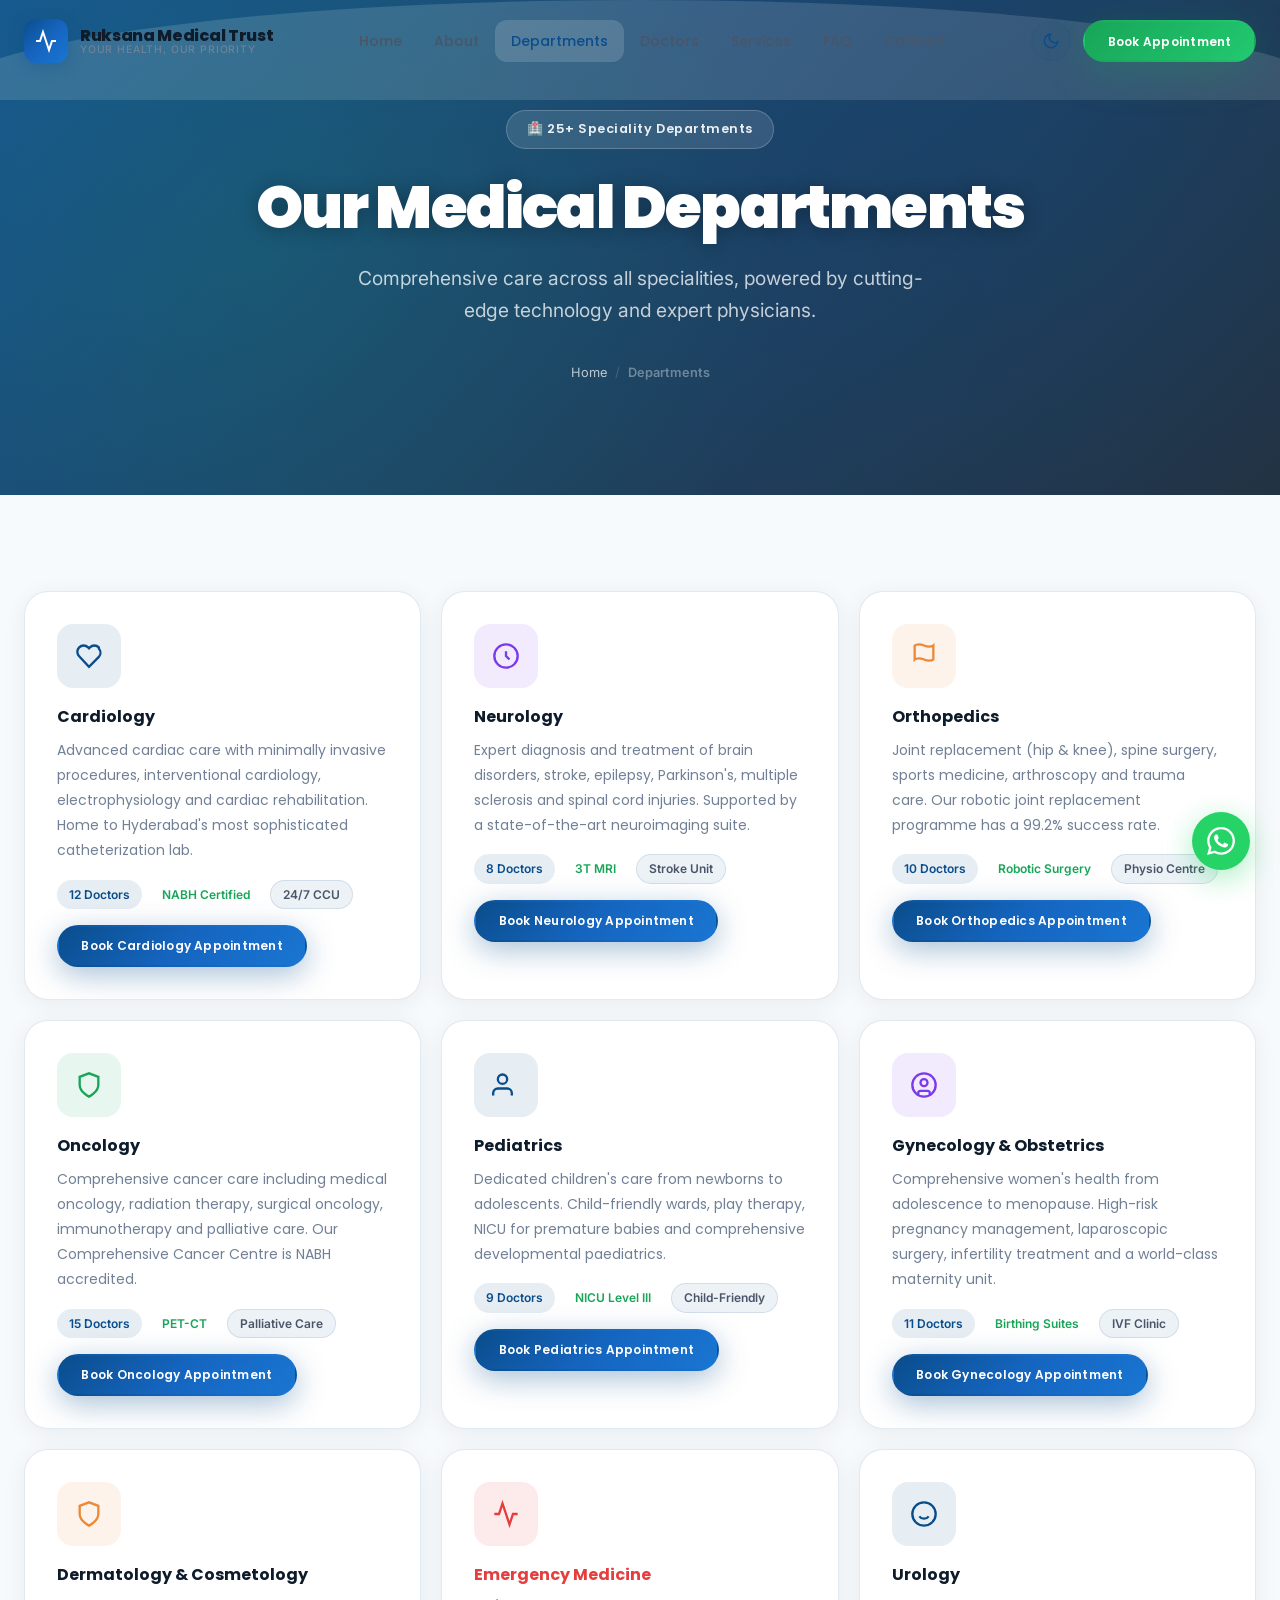
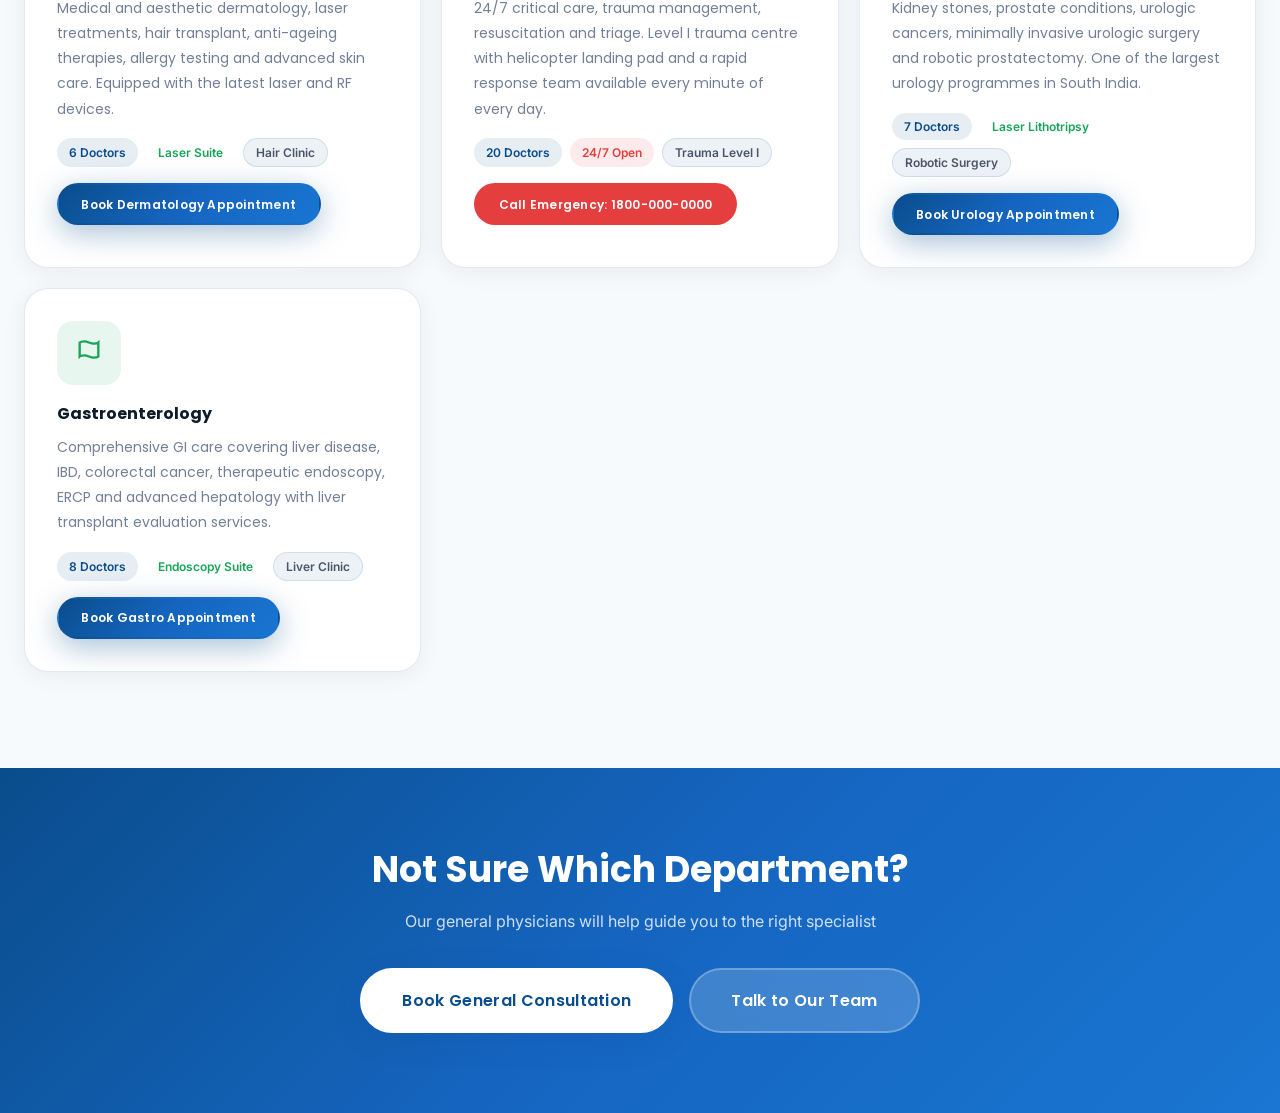
<file: pages/departments.html>
<!DOCTYPE html>
<html lang="en" data-theme="light">
<head>
  <meta charset="UTF-8" /><meta name="viewport" content="width=device-width, initial-scale=1.0" />
  <meta name="description" content="Explore all 25+ departments at Ruksana Medical Trust — Cardiology, Neurology, Orthopedics, Oncology and more." />
  <title>Departments | Ruksana Medical Trust</title>
  <link rel="preconnect" href="https://fonts.googleapis.com" /><link rel="preconnect" href="https://fonts.gstatic.com" crossorigin />
  <link href="https://fonts.googleapis.com/css2?family=Poppins:wght@300;400;500;600;700;800;900&family=Inter:wght@300;400;500;600;700&display=swap" rel="stylesheet" />
  <link rel="stylesheet" href="../css/global.css" /><link rel="stylesheet" href="../css/navbar.css" /><link rel="stylesheet" href="../css/hero.css" /><link rel="stylesheet" href="../css/components.css" /><link rel="stylesheet" href="../css/sections.css" /><link rel="stylesheet" href="../css/animations.css" /><link rel="stylesheet" href="../css/responsive.css" />
</head>
<body>
<div id="loading-screen"><div class="loader-logo">Ruksana <span>Medical</span> Trust</div><div class="loader-bar"></div></div>
<div id="toast-container" class="toast-container"></div>
<div id="nav-overlay" class="nav-overlay-bg"></div>

<nav id="navbar" class="scrolled" role="navigation">
  <div class="container"><div class="nav-inner">
    <a href="../index.html" class="nav-logo"><div class="nav-logo-icon"><svg xmlns="http://www.w3.org/2000/svg" viewBox="0 0 24 24" fill="none" stroke="currentColor" stroke-width="2"><path d="M22 12h-4l-3 9L9 3l-3 9H2"/></svg></div><div class="nav-logo-text"><span class="nav-logo-name" style="color:var(--text-primary)">Ruksana Medical Trust</span><span class="nav-logo-tagline" style="color:var(--text-muted)">Your Health, Our Priority</span></div></a>
    <ul class="nav-links"><li><a href="../index.html" class="nav-link" style="color:var(--text-secondary)">Home</a></li><li><a href="about.html" class="nav-link" style="color:var(--text-secondary)">About</a></li><li><a href="departments.html" class="nav-link active" style="color:var(--primary)">Departments</a></li><li><a href="doctors.html" class="nav-link" style="color:var(--text-secondary)">Doctors</a></li><li><a href="services.html" class="nav-link" style="color:var(--text-secondary)">Services</a></li><li><a href="faq.html" class="nav-link" style="color:var(--text-secondary)">FAQ</a></li><li><a href="contact.html" class="nav-link" style="color:var(--text-secondary)">Contact</a></li></ul>
    <div class="nav-actions"><button id="dark-mode-toggle" class="nav-dark-toggle" style="background:var(--primary-50);border-color:var(--border);color:var(--primary)"><svg xmlns="http://www.w3.org/2000/svg" width="18" height="18" viewBox="0 0 24 24" fill="none" stroke="currentColor" stroke-width="2"><path d="M21 12.79A9 9 0 1 1 11.21 3 7 7 0 0 0 21 12.79z"/></svg></button><a href="appointment.html" class="btn btn-accent btn-sm">Book Appointment</a><button id="hamburger" class="nav-hamburger" style="background:var(--primary-50);border-color:var(--border)"><span style="background:var(--primary)"></span><span style="background:var(--primary)"></span><span style="background:var(--primary)"></span></button></div>
  </div></div>
</nav>
<div id="mobile-nav" class="nav-mobile"><div class="nav-mobile-header"><a href="../index.html" class="nav-logo"><div class="nav-logo-icon"><svg xmlns="http://www.w3.org/2000/svg" viewBox="0 0 24 24" fill="none" stroke="currentColor" stroke-width="2"><path d="M22 12h-4l-3 9L9 3l-3 9H2"/></svg></div><div class="nav-logo-text"><span class="nav-logo-name" style="color:var(--text-primary)">Ruksana Medical</span><span class="nav-logo-tagline" style="color:var(--text-muted)">Your Health, Our Priority</span></div></a><button id="mobile-nav-close" class="nav-mobile-close"><svg xmlns="http://www.w3.org/2000/svg" width="20" height="20" viewBox="0 0 24 24" fill="none" stroke="currentColor" stroke-width="2"><line x1="18" y1="6" x2="6" y2="18"/><line x1="6" y1="6" x2="18" y2="18"/></svg></button></div><nav class="nav-mobile-links"><a href="../index.html">🏠 Home</a><a href="about.html">ℹ️ About</a><a href="doctors.html">👨‍⚕️ Doctors</a><a href="departments.html" class="active">🏥 Departments</a><a href="services.html">⚕️ Services</a><a href="faq.html">❓ FAQ</a><a href="contact.html">📧 Contact</a></nav><div class="nav-mobile-footer"><a href="appointment.html" class="btn btn-primary" style="width:100%;justify-content:center">Book Appointment</a><button id="dark-mode-toggle-mobile" class="nav-dark-toggle" style="background:var(--bg-alt);border-color:var(--border);color:var(--text-primary);width:100%;border-radius:12px">Toggle Dark Mode</button></div></div>

<section class="page-hero">
  <div class="page-hero-overlay"></div>
  <div class="container page-hero-content">
    <span class="page-hero-badge">🏥 25+ Speciality Departments</span>
    <h1>Our Medical Departments</h1>
    <p>Comprehensive care across all specialities, powered by cutting-edge technology and expert physicians.</p>
    <div class="breadcrumb"><a href="../index.html">Home</a><span>/</span><span class="current">Departments</span></div>
  </div>
</section>

<section class="section" style="background:var(--bg)">
  <div class="container">
    <div class="dept-grid stagger">

      <!-- Each department as a full-detail card -->
      <div class="dept-card expanded" id="cardiology" data-aos="fade-up">
        <div class="dept-icon icon-blue"><svg xmlns="http://www.w3.org/2000/svg" viewBox="0 0 24 24" fill="none" stroke="currentColor" stroke-width="2"><path d="M20.42 4.58a5.4 5.4 0 0 0-7.65 0l-.77.78-.77-.78a5.4 5.4 0 0 0-7.65 7.65L12 21.23l8.42-8.42a5.4 5.4 0 0 0 0-7.23z"/></svg></div>
        <div class="dept-name">Cardiology</div>
        <div class="dept-desc">Advanced cardiac care with minimally invasive procedures, interventional cardiology, electrophysiology and cardiac rehabilitation. Home to Hyderabad's most sophisticated catheterization lab.</div>
        <div style="display:flex;gap:0.5rem;flex-wrap:wrap;margin:1rem 0">
          <span class="badge badge-primary">12 Doctors</span>
          <span class="badge" style="background:var(--success-bg);color:var(--accent)">NABH Certified</span>
          <span class="badge" style="background:var(--bg-alt);color:var(--text-secondary);border:1px solid var(--border)">24/7 CCU</span>
        </div>
        <a href="appointment.html?dept=Cardiology" class="btn btn-primary btn-sm">Book Cardiology Appointment</a>
      </div>

      <div class="dept-card expanded" id="neurology" data-aos="fade-up" data-aos-delay="50">
        <div class="dept-icon icon-purple"><svg xmlns="http://www.w3.org/2000/svg" viewBox="0 0 24 24" fill="none" stroke="currentColor" stroke-width="2"><circle cx="12" cy="12" r="10"/><path d="M12 8v4l3 3"/></svg></div>
        <div class="dept-name">Neurology</div>
        <div class="dept-desc">Expert diagnosis and treatment of brain disorders, stroke, epilepsy, Parkinson's, multiple sclerosis and spinal cord injuries. Supported by a state-of-the-art neuroimaging suite.</div>
        <div style="display:flex;gap:0.5rem;flex-wrap:wrap;margin:1rem 0"><span class="badge badge-primary">8 Doctors</span><span class="badge" style="background:var(--success-bg);color:var(--accent)">3T MRI</span><span class="badge" style="background:var(--bg-alt);color:var(--text-secondary);border:1px solid var(--border)">Stroke Unit</span></div>
        <a href="appointment.html?dept=Neurology" class="btn btn-primary btn-sm">Book Neurology Appointment</a>
      </div>

      <div class="dept-card expanded" id="orthopedics" data-aos="fade-up" data-aos-delay="100">
        <div class="dept-icon icon-orange"><svg xmlns="http://www.w3.org/2000/svg" viewBox="0 0 24 24" fill="none" stroke="currentColor" stroke-width="2"><path d="M4 15s1-1 4-1 5 2 8 2 4-1 4-1V3s-1 1-4 1-5-2-8-2-4 1-4 1z"/></svg></div>
        <div class="dept-name">Orthopedics</div>
        <div class="dept-desc">Joint replacement (hip & knee), spine surgery, sports medicine, arthroscopy and trauma care. Our robotic joint replacement programme has a 99.2% success rate.</div>
        <div style="display:flex;gap:0.5rem;flex-wrap:wrap;margin:1rem 0"><span class="badge badge-primary">10 Doctors</span><span class="badge" style="background:var(--success-bg);color:var(--accent)">Robotic Surgery</span><span class="badge" style="background:var(--bg-alt);color:var(--text-secondary);border:1px solid var(--border)">Physio Centre</span></div>
        <a href="appointment.html?dept=Orthopedics" class="btn btn-primary btn-sm">Book Orthopedics Appointment</a>
      </div>

      <div class="dept-card expanded" id="oncology" data-aos="fade-up" data-aos-delay="150">
        <div class="dept-icon icon-green"><svg xmlns="http://www.w3.org/2000/svg" viewBox="0 0 24 24" fill="none" stroke="currentColor" stroke-width="2"><path d="M12 22s8-4 8-10V5l-8-3-8 3v7c0 6 8 10 8 10z"/></svg></div>
        <div class="dept-name">Oncology</div>
        <div class="dept-desc">Comprehensive cancer care including medical oncology, radiation therapy, surgical oncology, immunotherapy and palliative care. Our Comprehensive Cancer Centre is NABH accredited.</div>
        <div style="display:flex;gap:0.5rem;flex-wrap:wrap;margin:1rem 0"><span class="badge badge-primary">15 Doctors</span><span class="badge" style="background:var(--success-bg);color:var(--accent)">PET-CT</span><span class="badge" style="background:var(--bg-alt);color:var(--text-secondary);border:1px solid var(--border)">Palliative Care</span></div>
        <a href="appointment.html?dept=Oncology" class="btn btn-primary btn-sm">Book Oncology Appointment</a>
      </div>

      <div class="dept-card expanded" id="pediatrics" data-aos="fade-up" data-aos-delay="200">
        <div class="dept-icon icon-blue"><svg xmlns="http://www.w3.org/2000/svg" viewBox="0 0 24 24" fill="none" stroke="currentColor" stroke-width="2"><path d="M17 21v-2a4 4 0 0 0-4-4H5a4 4 0 0 0-4 4v2"/><circle cx="9" cy="7" r="4"/></svg></div>
        <div class="dept-name">Pediatrics</div>
        <div class="dept-desc">Dedicated children's care from newborns to adolescents. Child-friendly wards, play therapy, NICU for premature babies and comprehensive developmental paediatrics.</div>
        <div style="display:flex;gap:0.5rem;flex-wrap:wrap;margin:1rem 0"><span class="badge badge-primary">9 Doctors</span><span class="badge" style="background:var(--success-bg);color:var(--accent)">NICU Level III</span><span class="badge" style="background:var(--bg-alt);color:var(--text-secondary);border:1px solid var(--border)">Child-Friendly</span></div>
        <a href="appointment.html?dept=Pediatrics" class="btn btn-primary btn-sm">Book Pediatrics Appointment</a>
      </div>

      <div class="dept-card expanded" id="gynecology" data-aos="fade-up" data-aos-delay="250">
        <div class="dept-icon icon-purple"><svg xmlns="http://www.w3.org/2000/svg" viewBox="0 0 24 24" fill="none" stroke="currentColor" stroke-width="2"><circle cx="12" cy="12" r="10"/><circle cx="12" cy="10" r="3"/><path d="M7 20.662V19a2 2 0 0 1 2-2h6a2 2 0 0 1 2 2v1.662"/></svg></div>
        <div class="dept-name">Gynecology & Obstetrics</div>
        <div class="dept-desc">Comprehensive women's health from adolescence to menopause. High-risk pregnancy management, laparoscopic surgery, infertility treatment and a world-class maternity unit.</div>
        <div style="display:flex;gap:0.5rem;flex-wrap:wrap;margin:1rem 0"><span class="badge badge-primary">11 Doctors</span><span class="badge" style="background:var(--success-bg);color:var(--accent)">Birthing Suites</span><span class="badge" style="background:var(--bg-alt);color:var(--text-secondary);border:1px solid var(--border)">IVF Clinic</span></div>
        <a href="appointment.html?dept=Gynecology" class="btn btn-primary btn-sm">Book Gynecology Appointment</a>
      </div>

      <div class="dept-card expanded" id="dermatology" data-aos="fade-up" data-aos-delay="300">
        <div class="dept-icon icon-orange"><svg xmlns="http://www.w3.org/2000/svg" viewBox="0 0 24 24" fill="none" stroke="currentColor" stroke-width="2"><path d="M12 22s8-4 8-10V5l-8-3-8 3v7c0 6 8 10 8 10z"/></svg></div>
        <div class="dept-name">Dermatology & Cosmetology</div>
        <div class="dept-desc">Medical and aesthetic dermatology, laser treatments, hair transplant, anti-ageing therapies, allergy testing and advanced skin care. Equipped with the latest laser and RF devices.</div>
        <div style="display:flex;gap:0.5rem;flex-wrap:wrap;margin:1rem 0"><span class="badge badge-primary">6 Doctors</span><span class="badge" style="background:var(--success-bg);color:var(--accent)">Laser Suite</span><span class="badge" style="background:var(--bg-alt);color:var(--text-secondary);border:1px solid var(--border)">Hair Clinic</span></div>
        <a href="appointment.html?dept=Dermatology" class="btn btn-primary btn-sm">Book Dermatology Appointment</a>
      </div>

      <div class="dept-card expanded" id="emergency" data-aos="fade-up" data-aos-delay="350">
        <div class="dept-icon" style="background:rgba(229,62,62,0.1)"><svg xmlns="http://www.w3.org/2000/svg" viewBox="0 0 24 24" fill="none" stroke="#E53E3E" stroke-width="2"><path d="M22 12h-4l-3 9L9 3l-3 9H2"/></svg></div>
        <div class="dept-name" style="color:#E53E3E">Emergency Medicine</div>
        <div class="dept-desc">24/7 critical care, trauma management, resuscitation and triage. Level I trauma centre with helicopter landing pad and a rapid response team available every minute of every day.</div>
        <div style="display:flex;gap:0.5rem;flex-wrap:wrap;margin:1rem 0"><span class="badge badge-primary">20 Doctors</span><span class="badge" style="background:rgba(229,62,62,0.1);color:#E53E3E">24/7 Open</span><span class="badge" style="background:var(--bg-alt);color:var(--text-secondary);border:1px solid var(--border)">Trauma Level I</span></div>
        <a href="tel:+911800000000" class="btn btn-sm" style="background:#E53E3E;color:white">Call Emergency: 1800-000-0000</a>
      </div>

      <div class="dept-card expanded" id="urology" data-aos="fade-up" data-aos-delay="400">
        <div class="dept-icon icon-blue"><svg xmlns="http://www.w3.org/2000/svg" viewBox="0 0 24 24" fill="none" stroke="currentColor" stroke-width="2"><circle cx="12" cy="12" r="10"/><path d="M8 14s1.5 2 4 2 4-2 4-2"/><line x1="9" y1="9" x2="9.01" y2="9"/><line x1="15" y1="9" x2="15.01" y2="9"/></svg></div>
        <div class="dept-name">Urology</div>
        <div class="dept-desc">Kidney stones, prostate conditions, urologic cancers, minimally invasive urologic surgery and robotic prostatectomy. One of the largest urology programmes in South India.</div>
        <div style="display:flex;gap:0.5rem;flex-wrap:wrap;margin:1rem 0"><span class="badge badge-primary">7 Doctors</span><span class="badge" style="background:var(--success-bg);color:var(--accent)">Laser Lithotripsy</span><span class="badge" style="background:var(--bg-alt);color:var(--text-secondary);border:1px solid var(--border)">Robotic Surgery</span></div>
        <a href="appointment.html?dept=Urology" class="btn btn-primary btn-sm">Book Urology Appointment</a>
      </div>

      <div class="dept-card expanded" id="gastroenterology" data-aos="fade-up" data-aos-delay="450">
        <div class="dept-icon icon-green"><svg xmlns="http://www.w3.org/2000/svg" viewBox="0 0 24 24" fill="none" stroke="currentColor" stroke-width="2"><path d="M4 15s1-1 4-1 5 2 8 2 4-1 4-1V3s-1 1-4 1-5-2-8-2-4 1-4 1z"/></svg></div>
        <div class="dept-name">Gastroenterology</div>
        <div class="dept-desc">Comprehensive GI care covering liver disease, IBD, colorectal cancer, therapeutic endoscopy, ERCP and advanced hepatology with liver transplant evaluation services.</div>
        <div style="display:flex;gap:0.5rem;flex-wrap:wrap;margin:1rem 0"><span class="badge badge-primary">8 Doctors</span><span class="badge" style="background:var(--success-bg);color:var(--accent)">Endoscopy Suite</span><span class="badge" style="background:var(--bg-alt);color:var(--text-secondary);border:1px solid var(--border)">Liver Clinic</span></div>
        <a href="appointment.html?dept=Gastroenterology" class="btn btn-primary btn-sm">Book Gastro Appointment</a>
      </div>

    </div>
  </div>
</section>

<!-- CTA -->
<section style="background:var(--gradient-primary);padding:5rem 0">
  <div class="container" style="text-align:center">
    <h2 style="color:white;font-size:2.25rem;margin-bottom:1rem">Not Sure Which Department?</h2>
    <p style="color:rgba(255,255,255,0.8);font-family:var(--font-secondary);margin-bottom:2rem">Our general physicians will help guide you to the right specialist</p>
    <div style="display:flex;justify-content:center;gap:1rem;flex-wrap:wrap">
      <a href="appointment.html" class="btn btn-white btn-lg">Book General Consultation</a>
      <a href="contact.html" class="btn btn-glass btn-lg">Talk to Our Team</a>
    </div>
  </div>
</section>

<a id="whatsapp-float" href="https://wa.me/919000000000" target="_blank" rel="noopener" aria-label="WhatsApp"><svg xmlns="http://www.w3.org/2000/svg" width="28" height="28" viewBox="0 0 24 24" fill="white"><path d="M17.472 14.382c-.297-.149-1.758-.867-2.03-.967-.273-.099-.471-.148-.67.15-.197.297-.767.966-.94 1.164-.173.199-.347.223-.644.075-.297-.15-1.255-.463-2.39-1.475-.883-.788-1.48-1.761-1.653-2.059-.173-.297-.018-.458.13-.606.134-.133.298-.347.446-.52.149-.174.198-.298.298-.497.099-.198.05-.371-.025-.52-.075-.149-.669-1.612-.916-2.207-.242-.579-.487-.5-.669-.51-.173-.008-.371-.01-.57-.01-.198 0-.52.074-.792.372-.272.297-1.04 1.016-1.04 2.479 0 1.462 1.065 2.875 1.213 3.074.149.198 2.096 3.2 5.077 4.487.709.306 1.262.489 1.694.625.712.227 1.36.195 1.871.118.571-.085 1.758-.719 2.006-1.413.248-.694.248-1.289.173-1.413-.074-.124-.272-.198-.57-.347m-5.421 7.403h-.004a9.87 9.87 0 0 1-5.031-1.378l-.361-.214-3.741.982.998-3.648-.235-.374a9.86 9.86 0 0 1-1.51-5.26c.001-5.45 4.436-9.884 9.888-9.884 2.64 0 5.122 1.03 6.988 2.898a9.825 9.825 0 0 1 2.893 6.994c-.003 5.45-4.437 9.884-9.885 9.884m8.413-18.297A11.815 11.815 0 0 0 12.05 0C5.495 0 .16 5.335.157 11.892c0 2.096.547 4.142 1.588 5.945L.057 24l6.305-1.654a11.882 11.882 0 0 0 5.683 1.448h.005c6.554 0 11.89-5.335 11.893-11.893a11.821 11.821 0 0 0-3.48-8.413z"/></svg></a>
<button id="back-to-top" aria-label="Back to top"><svg xmlns="http://www.w3.org/2000/svg" width="20" height="20" viewBox="0 0 24 24" fill="none" stroke="currentColor" stroke-width="2"><path d="m18 15-6-6-6 6"/></svg></button>
<script src="../js/main.js" defer></script>
</body>
</html>
</file>
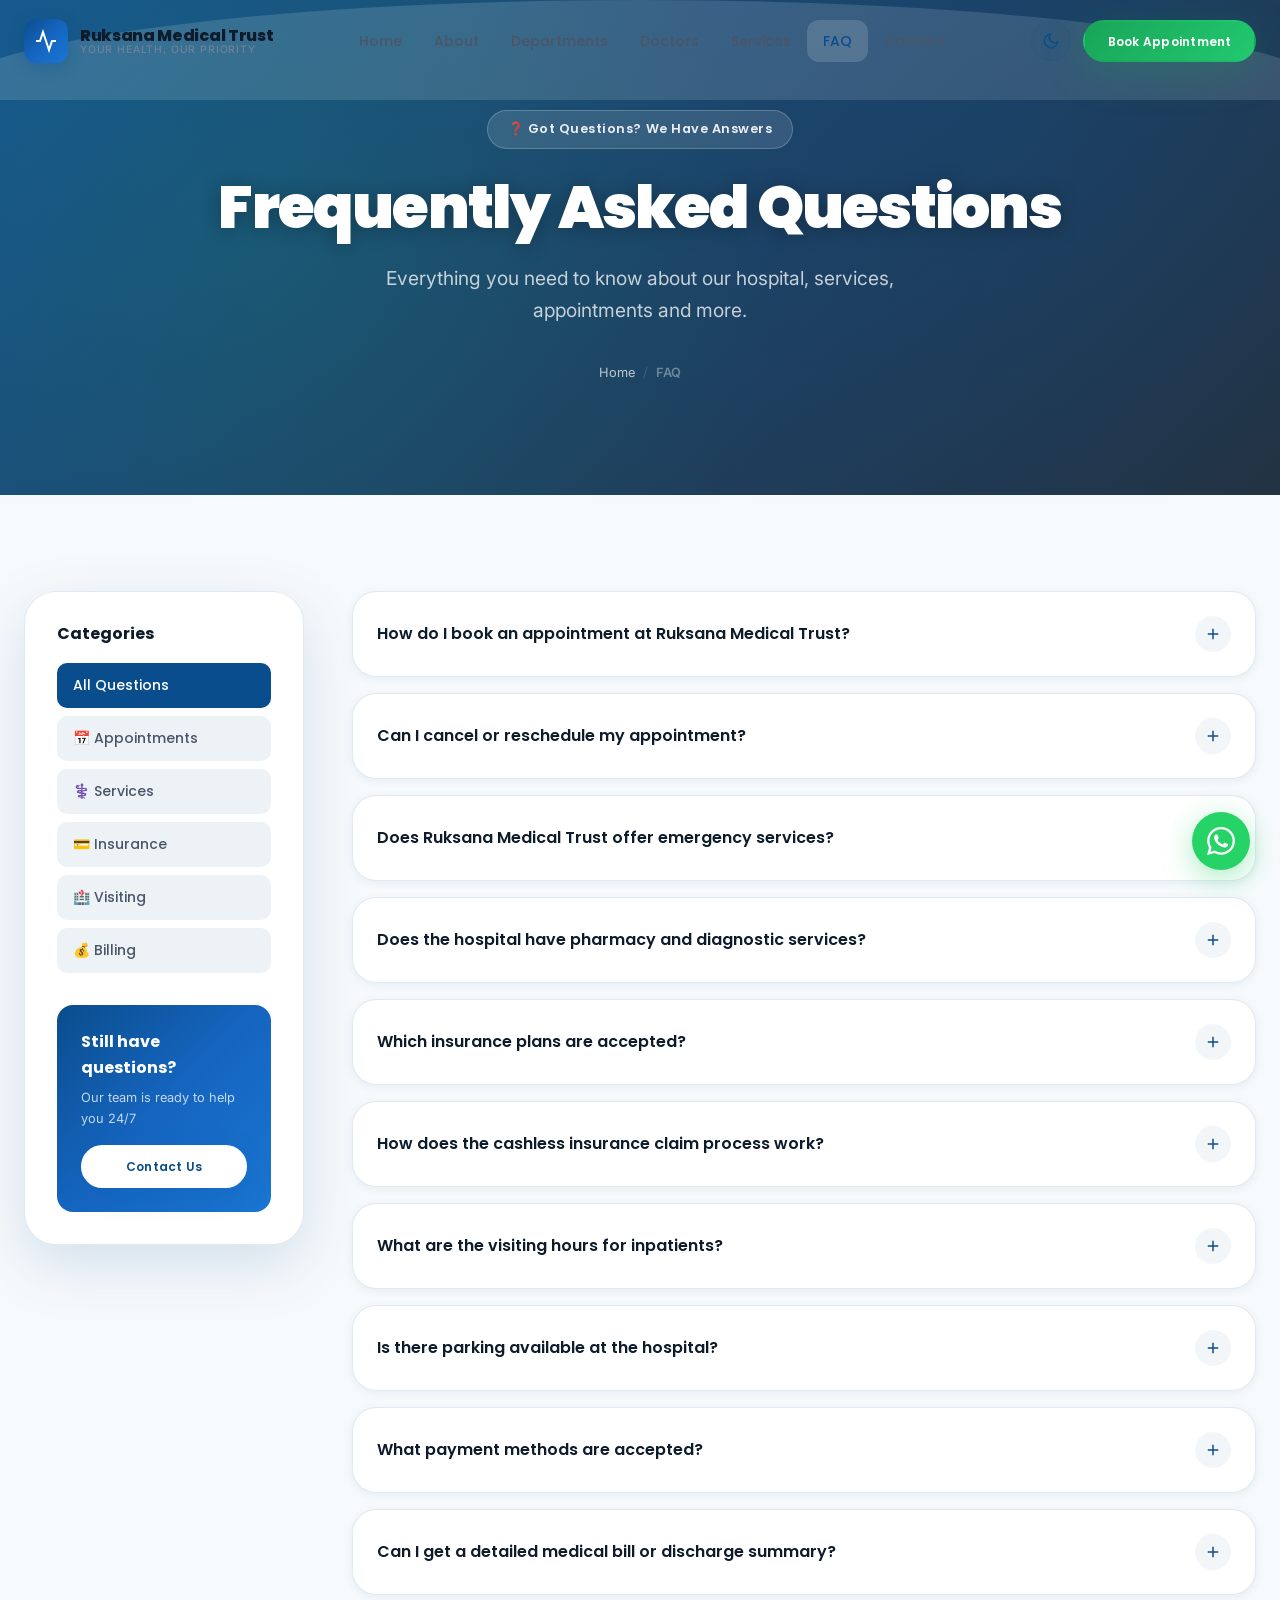
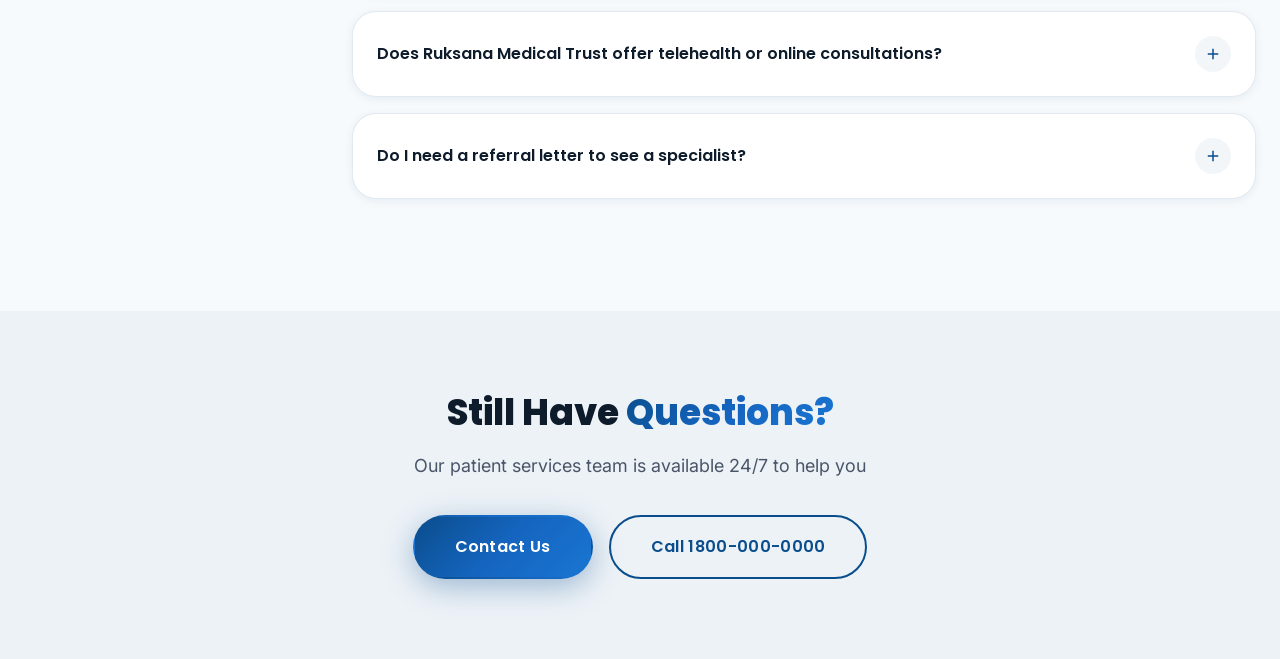
<file: pages/faq.html>
<!DOCTYPE html>
<html lang="en" data-theme="light">
<head>
  <meta charset="UTF-8" /><meta name="viewport" content="width=device-width, initial-scale=1.0" />
  <meta name="description" content="Frequently asked questions about Ruksana Medical Trust — appointments, services, insurance, visiting hours and more." />
  <title>FAQ | Ruksana Medical Trust</title>
  <link rel="preconnect" href="https://fonts.googleapis.com" /><link rel="preconnect" href="https://fonts.gstatic.com" crossorigin />
  <link href="https://fonts.googleapis.com/css2?family=Poppins:wght@300;400;500;600;700;800;900&family=Inter:wght@300;400;500;600;700&display=swap" rel="stylesheet" />
  <link rel="stylesheet" href="../css/global.css" /><link rel="stylesheet" href="../css/navbar.css" /><link rel="stylesheet" href="../css/hero.css" /><link rel="stylesheet" href="../css/components.css" /><link rel="stylesheet" href="../css/sections.css" /><link rel="stylesheet" href="../css/animations.css" /><link rel="stylesheet" href="../css/responsive.css" />
</head>
<body>
<div id="loading-screen"><div class="loader-logo">Ruksana <span>Medical</span> Trust</div><div class="loader-bar"></div></div>
<div id="toast-container" class="toast-container"></div>
<div id="nav-overlay" class="nav-overlay-bg"></div>

<nav id="navbar" class="scrolled" role="navigation">
  <div class="container"><div class="nav-inner">
    <a href="../index.html" class="nav-logo"><div class="nav-logo-icon"><svg xmlns="http://www.w3.org/2000/svg" viewBox="0 0 24 24" fill="none" stroke="currentColor" stroke-width="2"><path d="M22 12h-4l-3 9L9 3l-3 9H2"/></svg></div><div class="nav-logo-text"><span class="nav-logo-name" style="color:var(--text-primary)">Ruksana Medical Trust</span><span class="nav-logo-tagline" style="color:var(--text-muted)">Your Health, Our Priority</span></div></a>
    <ul class="nav-links"><li><a href="../index.html" class="nav-link" style="color:var(--text-secondary)">Home</a></li><li><a href="about.html" class="nav-link" style="color:var(--text-secondary)">About</a></li><li><a href="departments.html" class="nav-link" style="color:var(--text-secondary)">Departments</a></li><li><a href="doctors.html" class="nav-link" style="color:var(--text-secondary)">Doctors</a></li><li><a href="services.html" class="nav-link" style="color:var(--text-secondary)">Services</a></li><li><a href="faq.html" class="nav-link active" style="color:var(--primary)">FAQ</a></li><li><a href="contact.html" class="nav-link" style="color:var(--text-secondary)">Contact</a></li></ul>
    <div class="nav-actions"><button id="dark-mode-toggle" class="nav-dark-toggle" style="background:var(--primary-50);border-color:var(--border);color:var(--primary)"><svg xmlns="http://www.w3.org/2000/svg" width="18" height="18" viewBox="0 0 24 24" fill="none" stroke="currentColor" stroke-width="2"><path d="M21 12.79A9 9 0 1 1 11.21 3 7 7 0 0 0 21 12.79z"/></svg></button><a href="appointment.html" class="btn btn-accent btn-sm">Book Appointment</a><button id="hamburger" class="nav-hamburger" style="background:var(--primary-50);border-color:var(--border)"><span style="background:var(--primary)"></span><span style="background:var(--primary)"></span><span style="background:var(--primary)"></span></button></div>
  </div></div>
</nav>
<div id="mobile-nav" class="nav-mobile"><div class="nav-mobile-header"><a href="../index.html" class="nav-logo"><div class="nav-logo-icon"><svg xmlns="http://www.w3.org/2000/svg" viewBox="0 0 24 24" fill="none" stroke="currentColor" stroke-width="2"><path d="M22 12h-4l-3 9L9 3l-3 9H2"/></svg></div><div class="nav-logo-text"><span class="nav-logo-name" style="color:var(--text-primary)">Ruksana Medical</span><span class="nav-logo-tagline" style="color:var(--text-muted)">Your Health, Our Priority</span></div></a><button id="mobile-nav-close" class="nav-mobile-close"><svg xmlns="http://www.w3.org/2000/svg" width="20" height="20" viewBox="0 0 24 24" fill="none" stroke="currentColor" stroke-width="2"><line x1="18" y1="6" x2="6" y2="18"/><line x1="6" y1="6" x2="18" y2="18"/></svg></button></div><nav class="nav-mobile-links"><a href="../index.html">🏠 Home</a><a href="about.html">ℹ️ About</a><a href="doctors.html">👨‍⚕️ Doctors</a><a href="departments.html">🏥 Departments</a><a href="services.html">⚕️ Services</a><a href="faq.html" class="active">❓ FAQ</a><a href="contact.html">📧 Contact</a></nav><div class="nav-mobile-footer"><a href="appointment.html" class="btn btn-primary" style="width:100%;justify-content:center">Book Appointment</a><button id="dark-mode-toggle-mobile" class="nav-dark-toggle" style="background:var(--bg-alt);border-color:var(--border);color:var(--text-primary);width:100%;border-radius:12px">Toggle Dark Mode</button></div></div>

<section class="page-hero">
  <div class="page-hero-overlay"></div>
  <div class="container page-hero-content">
    <span class="page-hero-badge">❓ Got Questions? We Have Answers</span>
    <h1>Frequently Asked Questions</h1>
    <p>Everything you need to know about our hospital, services, appointments and more.</p>
    <div class="breadcrumb"><a href="../index.html">Home</a><span>/</span><span class="current">FAQ</span></div>
  </div>
</section>

<section class="section" style="background:var(--bg)">
  <div class="container">
    <div style="display:grid;grid-template-columns:280px 1fr;gap:3rem;align-items:start">
      <!-- Sidebar Categories -->
      <div style="position:sticky;top:100px" class="glass-form-wrap" data-aos="fade-right">
        <h4 style="font-size:1rem;font-weight:700;margin-bottom:1.25rem;color:var(--text-primary)">Categories</h4>
        <div style="display:flex;flex-direction:column;gap:0.5rem">
          <button class="faq-cat active" onclick="filterFAQ('all',this)" style="text-align:left;padding:0.75rem 1rem;border-radius:10px;background:var(--primary);color:white;border:none;font-family:var(--font-primary);font-size:0.875rem;font-weight:500;cursor:pointer">All Questions</button>
          <button class="faq-cat" onclick="filterFAQ('appointments',this)" style="text-align:left;padding:0.75rem 1rem;border-radius:10px;background:var(--bg-alt);color:var(--text-secondary);border:none;font-family:var(--font-primary);font-size:0.875rem;font-weight:500;cursor:pointer">📅 Appointments</button>
          <button class="faq-cat" onclick="filterFAQ('services',this)" style="text-align:left;padding:0.75rem 1rem;border-radius:10px;background:var(--bg-alt);color:var(--text-secondary);border:none;font-family:var(--font-primary);font-size:0.875rem;font-weight:500;cursor:pointer">⚕️ Services</button>
          <button class="faq-cat" onclick="filterFAQ('insurance',this)" style="text-align:left;padding:0.75rem 1rem;border-radius:10px;background:var(--bg-alt);color:var(--text-secondary);border:none;font-family:var(--font-primary);font-size:0.875rem;font-weight:500;cursor:pointer">💳 Insurance</button>
          <button class="faq-cat" onclick="filterFAQ('visiting',this)" style="text-align:left;padding:0.75rem 1rem;border-radius:10px;background:var(--bg-alt);color:var(--text-secondary);border:none;font-family:var(--font-primary);font-size:0.875rem;font-weight:500;cursor:pointer">🏥 Visiting</button>
          <button class="faq-cat" onclick="filterFAQ('billing',this)" style="text-align:left;padding:0.75rem 1rem;border-radius:10px;background:var(--bg-alt);color:var(--text-secondary);border:none;font-family:var(--font-primary);font-size:0.875rem;font-weight:500;cursor:pointer">💰 Billing</button>
        </div>
        <div style="margin-top:2rem;padding:1.5rem;background:var(--gradient-primary);border-radius:16px">
          <div style="color:white;font-weight:700;margin-bottom:0.5rem">Still have questions?</div>
          <div style="color:rgba(255,255,255,0.75);font-size:0.8rem;margin-bottom:1rem;font-family:var(--font-secondary)">Our team is ready to help you 24/7</div>
          <a href="contact.html" class="btn btn-white btn-sm" style="width:100%;justify-content:center">Contact Us</a>
        </div>
      </div>

      <!-- FAQ Items -->
      <div id="faq-container" data-aos="fade-left">

        <div class="faq-item" data-cat="appointments">
          <div class="faq-question"><span class="faq-q-text">How do I book an appointment at Ruksana Medical Trust?</span><span class="faq-toggle"><svg xmlns="http://www.w3.org/2000/svg" viewBox="0 0 24 24" fill="none" stroke="currentColor" stroke-width="2"><line x1="12" y1="5" x2="12" y2="19"/><line x1="5" y1="12" x2="19" y2="12"/></svg></span></div>
          <div class="faq-answer"><p>You can book through our website's <a href="appointment.html" style="color:var(--primary)">appointment page</a>, by calling 1800-000-0000, via WhatsApp at +91-9000-000-000, or by visiting the hospital directly. Online booking is available 24/7 and confirmation is sent within 2 hours.</p></div>
        </div>

        <div class="faq-item" data-cat="appointments">
          <div class="faq-question"><span class="faq-q-text">Can I cancel or reschedule my appointment?</span><span class="faq-toggle"><svg xmlns="http://www.w3.org/2000/svg" viewBox="0 0 24 24" fill="none" stroke="currentColor" stroke-width="2"><line x1="12" y1="5" x2="12" y2="19"/><line x1="5" y1="12" x2="19" y2="12"/></svg></span></div>
          <div class="faq-answer"><p>Yes, appointments can be cancelled or rescheduled up to 4 hours before the scheduled time by calling our helpline or through WhatsApp. For online appointments, you'll receive a confirmation link which also provides a reschedule option.</p></div>
        </div>

        <div class="faq-item" data-cat="services">
          <div class="faq-question"><span class="faq-q-text">Does Ruksana Medical Trust offer emergency services?</span><span class="faq-toggle"><svg xmlns="http://www.w3.org/2000/svg" viewBox="0 0 24 24" fill="none" stroke="currentColor" stroke-width="2"><line x1="12" y1="5" x2="12" y2="19"/><line x1="5" y1="12" x2="19" y2="12"/></svg></span></div>
          <div class="faq-answer"><p>Yes, our Emergency Department operates 24 hours a day, 7 days a week, 365 days a year. We have a dedicated trauma centre, ICU and critical care unit. Our emergency number is <strong>1800-000-0000</strong> (toll free).</p></div>
        </div>

        <div class="faq-item" data-cat="services">
          <div class="faq-question"><span class="faq-q-text">Does the hospital have pharmacy and diagnostic services?</span><span class="faq-toggle"><svg xmlns="http://www.w3.org/2000/svg" viewBox="0 0 24 24" fill="none" stroke="currentColor" stroke-width="2"><line x1="12" y1="5" x2="12" y2="19"/><line x1="5" y1="12" x2="19" y2="12"/></svg></span></div>
          <div class="faq-answer"><p>Yes, we have a 24/7 in-house pharmacy and our diagnostic centre offers comprehensive lab tests, X-ray, MRI (3T), CT scan, PET-CT, ultrasound, echocardiography and more. Home sample collection is also available between 6 AM and 10 AM.</p></div>
        </div>

        <div class="faq-item" data-cat="insurance">
          <div class="faq-question"><span class="faq-q-text">Which insurance plans are accepted?</span><span class="faq-toggle"><svg xmlns="http://www.w3.org/2000/svg" viewBox="0 0 24 24" fill="none" stroke="currentColor" stroke-width="2"><line x1="12" y1="5" x2="12" y2="19"/><line x1="5" y1="12" x2="19" y2="12"/></svg></span></div>
          <div class="faq-answer"><p>We accept all major insurance providers: Star Health, HDFC ERGO, Bajaj Allianz, ICICI Lombard, New India Assurance, United India Insurance, IFFCO Tokyo and more. We also accept Ayushman Bharat PMJAY and CGHS. Contact our insurance desk for specific queries.</p></div>
        </div>

        <div class="faq-item" data-cat="insurance">
          <div class="faq-question"><span class="faq-q-text">How does the cashless insurance claim process work?</span><span class="faq-toggle"><svg xmlns="http://www.w3.org/2000/svg" viewBox="0 0 24 24" fill="none" stroke="currentColor" stroke-width="2"><line x1="12" y1="5" x2="12" y2="19"/><line x1="5" y1="12" x2="19" y2="12"/></svg></span></div>
          <div class="faq-answer"><p>For cashless treatment: (1) Present your insurance card at admission, (2) Our insurance desk will obtain pre-authorization from your insurer, (3) Treatment proceeds after approval. For planned procedures, we recommend sending the request 48 hours in advance. Our team handles all paperwork on your behalf.</p></div>
        </div>

        <div class="faq-item" data-cat="visiting">
          <div class="faq-question"><span class="faq-q-text">What are the visiting hours for inpatients?</span><span class="faq-toggle"><svg xmlns="http://www.w3.org/2000/svg" viewBox="0 0 24 24" fill="none" stroke="currentColor" stroke-width="2"><line x1="12" y1="5" x2="12" y2="19"/><line x1="5" y1="12" x2="19" y2="12"/></svg></span></div>
          <div class="faq-answer"><p>General visiting: 9:00 AM – 12:00 PM and 4:00 PM – 8:00 PM. ICU visiting: 15 minutes twice daily at 10:00 AM and 5:00 PM, one visitor at a time. Please carry a valid photo ID. Children under 12 are not permitted in ICU areas.</p></div>
        </div>

        <div class="faq-item" data-cat="visiting">
          <div class="faq-question"><span class="faq-q-text">Is there parking available at the hospital?</span><span class="faq-toggle"><svg xmlns="http://www.w3.org/2000/svg" viewBox="0 0 24 24" fill="none" stroke="currentColor" stroke-width="2"><line x1="12" y1="5" x2="12" y2="19"/><line x1="5" y1="12" x2="19" y2="12"/></svg></span></div>
          <div class="faq-answer"><p>Yes, we have a multi-level covered parking facility with 500+ spaces. First 2 hours are free for OPD patients. Valet parking is available at the main entrance (₹100). Dedicated spaces are provided for differently-abled visitors near the entrance.</p></div>
        </div>

        <div class="faq-item" data-cat="billing">
          <div class="faq-question"><span class="faq-q-text">What payment methods are accepted?</span><span class="faq-toggle"><svg xmlns="http://www.w3.org/2000/svg" viewBox="0 0 24 24" fill="none" stroke="currentColor" stroke-width="2"><line x1="12" y1="5" x2="12" y2="19"/><line x1="5" y1="12" x2="19" y2="12"/></svg></span></div>
          <div class="faq-answer"><p>We accept cash, all major debit/credit cards, UPI (GooglePay, PhonePe, Paytm), net banking, and EMI options through partner banks. For large bills, EMI without cost is available for up to 12 months. Insurance and Ayushman Bharat are also accepted.</p></div>
        </div>

        <div class="faq-item" data-cat="billing">
          <div class="faq-question"><span class="faq-q-text">Can I get a detailed medical bill or discharge summary?</span><span class="faq-toggle"><svg xmlns="http://www.w3.org/2000/svg" viewBox="0 0 24 24" fill="none" stroke="currentColor" stroke-width="2"><line x1="12" y1="5" x2="12" y2="19"/><line x1="5" y1="12" x2="19" y2="12"/></svg></span></div>
          <div class="faq-answer"><p>Yes, detailed itemized bills and discharge summaries are provided at the time of discharge. Digital copies are emailed to your registered address. For additional copies or clarifications, contact our billing department at billing@ruksanamedical.com.</p></div>
        </div>

        <div class="faq-item" data-cat="services">
          <div class="faq-question"><span class="faq-q-text">Does Ruksana Medical Trust offer telehealth or online consultations?</span><span class="faq-toggle"><svg xmlns="http://www.w3.org/2000/svg" viewBox="0 0 24 24" fill="none" stroke="currentColor" stroke-width="2"><line x1="12" y1="5" x2="12" y2="19"/><line x1="5" y1="12" x2="19" y2="12"/></svg></span></div>
          <div class="faq-answer"><p>Yes, we offer teleconsultation services for follow-ups and routine consultations with select specialists. To book a teleconsultation, select "Teleconsultation" as the appointment type in the booking form or call our helpline. Video sessions are conducted via a secure encrypted platform.</p></div>
        </div>

        <div class="faq-item" data-cat="appointments">
          <div class="faq-question"><span class="faq-q-text">Do I need a referral letter to see a specialist?</span><span class="faq-toggle"><svg xmlns="http://www.w3.org/2000/svg" viewBox="0 0 24 24" fill="none" stroke="currentColor" stroke-width="2"><line x1="12" y1="5" x2="12" y2="19"/><line x1="5" y1="12" x2="19" y2="12"/></svg></span></div>
          <div class="faq-answer"><p>No referral is required for direct specialist consultations at Ruksana Medical Trust. You can book directly with any specialist of your choice. However, if you have been referred by a general physician, please bring the referral letter and any previous reports for a more comprehensive consultation.</p></div>
        </div>

      </div>
    </div>
  </div>
</section>

<!-- CTA -->
<section style="background:var(--bg-alt);padding:5rem 0">
  <div class="container" style="text-align:center">
    <h2 class="section-title" data-aos="fade-up">Still Have <span>Questions?</span></h2>
    <p class="section-subtitle" data-aos="fade-up" data-aos-delay="100">Our patient services team is available 24/7 to help you</p>
    <div style="display:flex;justify-content:center;gap:1rem;flex-wrap:wrap;margin-top:2rem" data-aos="fade-up" data-aos-delay="200">
      <a href="contact.html" class="btn btn-primary btn-lg">Contact Us</a>
      <a href="tel:+911800000000" class="btn btn-outline btn-lg">Call 1800-000-0000</a>
    </div>
  </div>
</section>

<a id="whatsapp-float" href="https://wa.me/919000000000" target="_blank" rel="noopener" aria-label="WhatsApp"><svg xmlns="http://www.w3.org/2000/svg" width="28" height="28" viewBox="0 0 24 24" fill="white"><path d="M17.472 14.382c-.297-.149-1.758-.867-2.03-.967-.273-.099-.471-.148-.67.15-.197.297-.767.966-.94 1.164-.173.199-.347.223-.644.075-.297-.15-1.255-.463-2.39-1.475-.883-.788-1.48-1.761-1.653-2.059-.173-.297-.018-.458.13-.606.134-.133.298-.347.446-.52.149-.174.198-.298.298-.497.099-.198.05-.371-.025-.52-.075-.149-.669-1.612-.916-2.207-.242-.579-.487-.5-.669-.51-.173-.008-.371-.01-.57-.01-.198 0-.52.074-.792.372-.272.297-1.04 1.016-1.04 2.479 0 1.462 1.065 2.875 1.213 3.074.149.198 2.096 3.2 5.077 4.487.709.306 1.262.489 1.694.625.712.227 1.36.195 1.871.118.571-.085 1.758-.719 2.006-1.413.248-.694.248-1.289.173-1.413-.074-.124-.272-.198-.57-.347m-5.421 7.403h-.004a9.87 9.87 0 0 1-5.031-1.378l-.361-.214-3.741.982.998-3.648-.235-.374a9.86 9.86 0 0 1-1.51-5.26c.001-5.45 4.436-9.884 9.888-9.884 2.64 0 5.122 1.03 6.988 2.898a9.825 9.825 0 0 1 2.893 6.994c-.003 5.45-4.437 9.884-9.885 9.884m8.413-18.297A11.815 11.815 0 0 0 12.05 0C5.495 0 .16 5.335.157 11.892c0 2.096.547 4.142 1.588 5.945L.057 24l6.305-1.654a11.882 11.882 0 0 0 5.683 1.448h.005c6.554 0 11.89-5.335 11.893-11.893a11.821 11.821 0 0 0-3.48-8.413z"/></svg></a>
<button id="back-to-top" aria-label="Back to top"><svg xmlns="http://www.w3.org/2000/svg" width="20" height="20" viewBox="0 0 24 24" fill="none" stroke="currentColor" stroke-width="2"><path d="m18 15-6-6-6 6"/></svg></button>

<script src="../js/main.js" defer></script>
<script>
  function filterFAQ(cat, btn) {
    document.querySelectorAll('.faq-cat').forEach(b => {
      b.style.background = 'var(--bg-alt)';
      b.style.color = 'var(--text-secondary)';
    });
    btn.style.background = 'var(--primary)';
    btn.style.color = 'white';

    document.querySelectorAll('.faq-item').forEach(item => {
      if (cat === 'all' || item.dataset.cat === cat) {
        item.style.display = '';
      } else {
        item.style.display = 'none';
        item.classList.remove('active');
      }
    });
  }
</script>
</body>
</html>
</file>
<file: css/global.css>
/* ============================================================
   RUKSANA MEDICAL TRUST — Global CSS
   Design System: Tokens, Reset, Typography, Utilities
   ============================================================ */

@import url('https://fonts.googleapis.com/css2?family=Poppins:wght@300;400;500;600;700;800;900&family=Inter:wght@300;400;500;600;700&display=swap');

/* ─── CSS Custom Properties ─────────────────────────────── */
:root {
  /* Colors */
  --primary: #0A4D8C;
  --primary-dark: #073A6B;
  --primary-light: #1565C0;
  --primary-50: rgba(10, 77, 140, 0.05);
  --primary-100: rgba(10, 77, 140, 0.1);
  --primary-200: rgba(10, 77, 140, 0.2);
  --secondary: #FFFFFF;
  --accent: #18A558;
  --accent-dark: #148049;
  --accent-light: #22C970;
  --accent-100: rgba(24, 165, 88, 0.1);
  --bg: #F7FAFC;
  --bg-alt: #EDF2F7;
  --dark-navy: #0D1B2A;
  --dark-navy-80: rgba(13, 27, 42, 0.8);
  --text-primary: #0D1B2A;
  --text-secondary: #4A5568;
  --text-muted: #718096;
  --border: rgba(10, 77, 140, 0.12);
  --border-light: rgba(255, 255, 255, 0.2);

  /* Gradients */
  --gradient-primary: linear-gradient(135deg, #0A4D8C 0%, #1565C0 50%, #1976D2 100%);
  --gradient-accent: linear-gradient(135deg, #18A558 0%, #22C970 100%);
  --gradient-hero: linear-gradient(135deg, rgba(10,77,140,0.92) 0%, rgba(13,27,42,0.85) 100%);
  --gradient-card: linear-gradient(145deg, rgba(255,255,255,0.95), rgba(247,250,252,0.9));
  --gradient-dark: linear-gradient(135deg, #0D1B2A 0%, #162A3F 100%);

  /* Glass */
  --glass-bg: rgba(255, 255, 255, 0.1);
  --glass-bg-strong: rgba(255, 255, 255, 0.18);
  --glass-border: rgba(255, 255, 255, 0.25);
  --glass-blur: blur(20px);
  --glass-blur-strong: blur(30px);

  /* Typography */
  --font-primary: 'Poppins', sans-serif;
  --font-secondary: 'Inter', sans-serif;

  /* Font Sizes */
  --text-xs: 0.75rem;
  --text-sm: 0.875rem;
  --text-base: 1rem;
  --text-lg: 1.125rem;
  --text-xl: 1.25rem;
  --text-2xl: 1.5rem;
  --text-3xl: 1.875rem;
  --text-4xl: 2.25rem;
  --text-5xl: 3rem;
  --text-6xl: 3.75rem;
  --text-7xl: 4.5rem;

  /* Spacing */
  --space-1: 0.25rem;
  --space-2: 0.5rem;
  --space-3: 0.75rem;
  --space-4: 1rem;
  --space-5: 1.25rem;
  --space-6: 1.5rem;
  --space-8: 2rem;
  --space-10: 2.5rem;
  --space-12: 3rem;
  --space-16: 4rem;
  --space-20: 5rem;
  --space-24: 6rem;
  --space-32: 8rem;

  /* Border Radius */
  --radius-sm: 8px;
  --radius-md: 12px;
  --radius-lg: 16px;
  --radius-xl: 24px;
  --radius-2xl: 32px;
  --radius-full: 9999px;

  /* Shadows */
  --shadow-sm: 0 2px 8px rgba(10, 77, 140, 0.08);
  --shadow-md: 0 8px 30px rgba(10, 77, 140, 0.12);
  --shadow-lg: 0 20px 60px rgba(10, 77, 140, 0.15);
  --shadow-xl: 0 30px 80px rgba(10, 77, 140, 0.2);
  --shadow-accent: 0 10px 40px rgba(24, 165, 88, 0.25);
  --shadow-card: 0 4px 24px rgba(0, 0, 0, 0.06);

  /* Transitions */
  --transition-fast: 150ms ease;
  --transition-base: 300ms ease;
  --transition-slow: 500ms ease;
  --transition-spring: 400ms cubic-bezier(0.34, 1.56, 0.64, 1);

  /* Z-Index */
  --z-base: 1;
  --z-dropdown: 100;
  --z-sticky: 200;
  --z-modal: 300;
  --z-toast: 400;
  --z-floating: 500;

  /* Section Padding */
  --section-py: 6rem;
  --section-px: 2rem;
}

/* Dark Mode Variables */
[data-theme="dark"] {
  --bg: #0D1B2A;
  --bg-alt: #162A3F;
  --secondary: #162A3F;
  --text-primary: #F0F8FF;
  --text-secondary: #A0AEC0;
  --text-muted: #718096;
  --border: rgba(255, 255, 255, 0.1);
  --shadow-card: 0 4px 24px rgba(0, 0, 0, 0.3);
  --gradient-card: linear-gradient(145deg, rgba(22,42,63,0.95), rgba(13,27,42,0.9));
}

/* ─── Reset & Base ───────────────────────────────────────── */
*, *::before, *::after {
  margin: 0;
  padding: 0;
  box-sizing: border-box;
}

html {
  scroll-behavior: smooth;
  font-size: 16px;
  -webkit-text-size-adjust: 100%;
}

body {
  font-family: var(--font-primary);
  font-size: var(--text-base);
  color: var(--text-primary);
  background-color: var(--bg);
  line-height: 1.6;
  overflow-x: hidden;
  transition: background-color var(--transition-base), color var(--transition-base);
}

img {
  max-width: 100%;
  height: auto;
  display: block;
}

a {
  text-decoration: none;
  color: inherit;
}

ul, ol {
  list-style: none;
}

button {
  cursor: pointer;
  border: none;
  background: none;
  font-family: inherit;
}

input, textarea, select {
  font-family: var(--font-primary);
}

/* ─── Typography ─────────────────────────────────────────── */
h1, h2, h3, h4, h5, h6 {
  font-family: var(--font-primary);
  font-weight: 700;
  line-height: 1.2;
  color: var(--text-primary);
}

h1 { font-size: clamp(2.5rem, 5vw, var(--text-6xl)); }
h2 { font-size: clamp(1.8rem, 3.5vw, var(--text-4xl)); }
h3 { font-size: clamp(1.3rem, 2.5vw, var(--text-2xl)); }
h4 { font-size: var(--text-xl); }
h5 { font-size: var(--text-lg); }
h6 { font-size: var(--text-base); }

p {
  font-family: var(--font-secondary);
  color: var(--text-secondary);
  line-height: 1.8;
}

/* ─── Container ──────────────────────────────────────────── */
.container {
  width: 100%;
  max-width: 1280px;
  margin: 0 auto;
  padding: 0 var(--space-8);
}

.container-sm {
  max-width: 960px;
  margin: 0 auto;
  padding: 0 var(--space-8);
}

/* ─── Section Base ───────────────────────────────────────── */
.section {
  padding: var(--section-py) 0;
}

.section-light { background-color: var(--bg); }
.section-alt   { background-color: var(--bg-alt); }
.section-dark  { background: var(--gradient-dark); }

.section-header {
  text-align: center;
  margin-bottom: var(--space-16);
}

.section-badge {
  display: inline-flex;
  align-items: center;
  gap: var(--space-2);
  background: var(--primary-100);
  color: var(--primary);
  font-family: var(--font-secondary);
  font-size: var(--text-sm);
  font-weight: 600;
  padding: var(--space-2) var(--space-5);
  border-radius: var(--radius-full);
  margin-bottom: var(--space-4);
  letter-spacing: 0.05em;
  text-transform: uppercase;
}

.section-badge.accent {
  background: var(--accent-100);
  color: var(--accent);
}

.section-title {
  font-size: clamp(1.8rem, 3.5vw, var(--text-4xl));
  font-weight: 800;
  color: var(--text-primary);
  margin-bottom: var(--space-4);
  line-height: 1.2;
}

.section-title span {
  background: var(--gradient-primary);
  -webkit-background-clip: text;
  -webkit-text-fill-color: transparent;
  background-clip: text;
}

.section-subtitle {
  font-size: var(--text-lg);
  color: var(--text-secondary);
  max-width: 600px;
  margin: 0 auto;
  font-family: var(--font-secondary);
}

/* ─── Buttons ────────────────────────────────────────────── */
.btn {
  display: inline-flex;
  align-items: center;
  justify-content: center;
  gap: var(--space-2);
  font-family: var(--font-primary);
  font-size: var(--text-sm);
  font-weight: 600;
  padding: 0.875rem 2rem;
  border-radius: var(--radius-full);
  transition: all var(--transition-base);
  cursor: pointer;
  border: 2px solid transparent;
  letter-spacing: 0.02em;
  position: relative;
  overflow: hidden;
}

.btn::before {
  content: '';
  position: absolute;
  inset: 0;
  background: rgba(255, 255, 255, 0.1);
  opacity: 0;
  transition: opacity var(--transition-fast);
}

.btn:hover::before { opacity: 1; }

.btn-primary {
  background: var(--gradient-primary);
  color: white;
  box-shadow: 0 8px 30px rgba(10, 77, 140, 0.35);
}

.btn-primary:hover {
  transform: translateY(-2px);
  box-shadow: 0 15px 40px rgba(10, 77, 140, 0.45);
}

.btn-accent {
  background: var(--gradient-accent);
  color: white;
  box-shadow: var(--shadow-accent);
}

.btn-accent:hover {
  transform: translateY(-2px);
  box-shadow: 0 15px 50px rgba(24, 165, 88, 0.35);
}

.btn-outline {
  background: transparent;
  border-color: var(--primary);
  color: var(--primary);
}

.btn-outline:hover {
  background: var(--primary);
  color: white;
  transform: translateY(-2px);
}

.btn-white {
  background: white;
  color: var(--primary);
  border-color: white;
  box-shadow: var(--shadow-md);
}

.btn-white:hover {
  transform: translateY(-2px);
  box-shadow: var(--shadow-lg);
}

.btn-glass {
  background: var(--glass-bg-strong);
  backdrop-filter: var(--glass-blur);
  border-color: var(--glass-border);
  color: white;
}

.btn-glass:hover {
  background: rgba(255, 255, 255, 0.25);
  transform: translateY(-2px);
}

.btn-lg {
  padding: 1.1rem 2.5rem;
  font-size: var(--text-base);
}

.btn-sm {
  padding: 0.6rem 1.4rem;
  font-size: var(--text-xs);
}

/* ─── Badge ──────────────────────────────────────────────── */
.badge {
  display: inline-flex;
  align-items: center;
  gap: 4px;
  font-size: var(--text-xs);
  font-weight: 600;
  padding: 4px 12px;
  border-radius: var(--radius-full);
  font-family: var(--font-secondary);
}

.badge-success {
  background: rgba(24, 165, 88, 0.12);
  color: var(--accent);
}

.badge-primary {
  background: var(--primary-100);
  color: var(--primary);
}

.badge-warning {
  background: rgba(237, 137, 54, 0.12);
  color: #ED8936;
}

/* ─── Divider ─────────────────────────────────────────────── */
.divider {
  width: 60px;
  height: 4px;
  background: var(--gradient-primary);
  border-radius: var(--radius-full);
  margin: var(--space-4) auto;
}

.divider-left {
  margin-left: 0;
}

/* ─── Scrollbar ───────────────────────────────────────────── */
::-webkit-scrollbar { width: 6px; }
::-webkit-scrollbar-track { background: var(--bg-alt); }
::-webkit-scrollbar-thumb {
  background: var(--primary);
  border-radius: var(--radius-full);
}
::-webkit-scrollbar-thumb:hover { background: var(--primary-dark); }

/* ─── Selection ───────────────────────────────────────────── */
::selection {
  background: var(--primary-200);
  color: var(--primary-dark);
}

/* ─── Focus Styles ────────────────────────────────────────── */
:focus-visible {
  outline: 3px solid var(--primary);
  outline-offset: 3px;
  border-radius: var(--radius-sm);
}

/* ─── Utility ─────────────────────────────────────────────── */
.text-center   { text-align: center; }
.text-primary  { color: var(--primary) !important; }
.text-accent   { color: var(--accent) !important; }
.text-muted    { color: var(--text-muted) !important; }
.text-white    { color: white !important; }
.font-bold     { font-weight: 700; }
.font-semibold { font-weight: 600; }

.flex         { display: flex; }
.flex-center  { display: flex; align-items: center; justify-content: center; }
.flex-between { display: flex; align-items: center; justify-content: space-between; }
.flex-col     { display: flex; flex-direction: column; }
.gap-2        { gap: var(--space-2); }
.gap-4        { gap: var(--space-4); }
.gap-6        { gap: var(--space-6); }
.gap-8        { gap: var(--space-8); }

.grid-2 { display: grid; grid-template-columns: repeat(2, 1fr); gap: var(--space-8); }
.grid-3 { display: grid; grid-template-columns: repeat(3, 1fr); gap: var(--space-8); }
.grid-4 { display: grid; grid-template-columns: repeat(4, 1fr); gap: var(--space-6); }

.mt-4  { margin-top: var(--space-4); }
.mt-8  { margin-top: var(--space-8); }
.mb-4  { margin-bottom: var(--space-4); }
.mb-8  { margin-bottom: var(--space-8); }
.mb-12 { margin-bottom: var(--space-12); }

.hidden { display: none !important; }
.sr-only {
  position: absolute;
  width: 1px; height: 1px;
  padding: 0; margin: -1px;
  overflow: hidden;
  clip: rect(0,0,0,0);
  border: 0;
}

/* ─── Loading Screen ─────────────────────────────────────── */
#loading-screen {
  position: fixed;
  inset: 0;
  background: var(--gradient-primary);
  display: flex;
  align-items: center;
  justify-content: center;
  flex-direction: column;
  z-index: 9999;
  transition: opacity 0.6s ease, visibility 0.6s ease;
}

#loading-screen.hidden {
  opacity: 0;
  visibility: hidden;
  pointer-events: none;
}

.loader-logo {
  font-size: 2rem;
  font-weight: 800;
  color: white;
  margin-bottom: 2rem;
  letter-spacing: -0.02em;
}

.loader-logo span { color: var(--accent-light); }

.loader-bar {
  width: 200px;
  height: 3px;
  background: rgba(255,255,255,0.2);
  border-radius: 100px;
  overflow: hidden;
}

.loader-bar::after {
  content: '';
  display: block;
  height: 100%;
  width: 40%;
  background: white;
  border-radius: 100px;
  animation: loaderAnim 1.2s ease-in-out infinite;
}

@keyframes loaderAnim {
  0%   { transform: translateX(-100%); }
  100% { transform: translateX(350%); }
}

/* ─── Back to Top ─────────────────────────────────────────── */
#back-to-top {
  position: fixed;
  bottom: 100px;
  right: 30px;
  width: 50px;
  height: 50px;
  background: var(--gradient-primary);
  color: white;
  border-radius: var(--radius-full);
  display: flex;
  align-items: center;
  justify-content: center;
  cursor: pointer;
  z-index: var(--z-floating);
  opacity: 0;
  visibility: hidden;
  transform: translateY(10px);
  transition: all var(--transition-base);
  box-shadow: var(--shadow-lg);
  border: none;
}

#back-to-top.visible {
  opacity: 1;
  visibility: visible;
  transform: translateY(0);
}

#back-to-top:hover {
  transform: translateY(-4px);
  box-shadow: var(--shadow-xl);
}

/* ─── Floating WhatsApp ───────────────────────────────────── */
#whatsapp-float {
  position: fixed;
  bottom: 30px;
  right: 30px;
  width: 58px;
  height: 58px;
  background: #25D366;
  border-radius: var(--radius-full);
  display: flex;
  align-items: center;
  justify-content: center;
  z-index: var(--z-floating);
  box-shadow: 0 8px 30px rgba(37, 211, 102, 0.4);
  transition: all var(--transition-base);
  animation: whatsappPulse 2s ease-in-out infinite;
}

#whatsapp-float:hover {
  transform: scale(1.1);
  box-shadow: 0 12px 40px rgba(37, 211, 102, 0.5);
  animation: none;
}

@keyframes whatsappPulse {
  0%, 100% { box-shadow: 0 8px 30px rgba(37, 211, 102, 0.4); }
  50%       { box-shadow: 0 8px 40px rgba(37, 211, 102, 0.6), 0 0 0 8px rgba(37, 211, 102, 0.15); }
}

/* ─── Emergency CTA ───────────────────────────────────────── */
.emergency-call-btn {
  position: fixed;
  bottom: 100px;
  left: 30px;
  background: #E53E3E;
  color: white;
  padding: 0.75rem 1.5rem;
  border-radius: var(--radius-full);
  font-weight: 700;
  font-size: var(--text-sm);
  display: flex;
  align-items: center;
  gap: var(--space-2);
  z-index: var(--z-floating);
  box-shadow: 0 8px 30px rgba(229, 62, 62, 0.4);
  animation: emergencyPulse 2s ease-in-out infinite;
  text-decoration: none;
}

@keyframes emergencyPulse {
  0%, 100% { transform: scale(1); }
  50%       { transform: scale(1.03); }
}

/* ─── Toast Notification ─────────────────────────────────── */
.toast-container {
  position: fixed;
  top: 24px;
  right: 24px;
  z-index: var(--z-toast);
  display: flex;
  flex-direction: column;
  gap: var(--space-3);
}

.toast {
  display: flex;
  align-items: center;
  gap: var(--space-3);
  background: white;
  border-radius: var(--radius-lg);
  padding: var(--space-4) var(--space-5);
  box-shadow: var(--shadow-xl);
  border-left: 4px solid var(--primary);
  min-width: 320px;
  animation: toastSlide 0.4s var(--transition-spring);
  font-family: var(--font-secondary);
  font-size: var(--text-sm);
}

.toast.success { border-color: var(--accent); }
.toast.error   { border-color: #E53E3E; }
.toast.warning { border-color: #ED8936; }

@keyframes toastSlide {
  from { transform: translateX(100%); opacity: 0; }
  to   { transform: translateX(0);    opacity: 1; }
}

.toast-icon { font-size: 1.25rem; flex-shrink: 0; }
.toast-msg  { flex: 1; color: var(--text-primary); font-weight: 500; }
.toast-close {
  cursor: pointer;
  color: var(--text-muted);
  transition: color var(--transition-fast);
  flex-shrink: 0;
}
.toast-close:hover { color: var(--text-primary); }
</file>
<file: css/navbar.css>
/* ============================================================
   NAVBAR CSS — Ruksana Medical Trust
   ============================================================ */

/* ─── Navbar Base ─────────────────────────────────────────── */
#navbar {
  position: fixed;
  top: 0;
  left: 0;
  right: 0;
  z-index: var(--z-sticky);
  padding: 1.2rem 0;
  transition: all 0.4s ease;
}

#navbar.transparent {
  background: transparent;
}

#navbar.scrolled {
  background: rgba(255, 255, 255, 0.95);
  backdrop-filter: blur(20px);
  -webkit-backdrop-filter: blur(20px);
  box-shadow: 0 4px 30px rgba(10, 77, 140, 0.1);
  padding: 0.8rem 0;
}

[data-theme="dark"] #navbar.scrolled {
  background: rgba(13, 27, 42, 0.95);
}

.nav-inner {
  display: flex;
  align-items: center;
  justify-content: space-between;
  gap: var(--space-8);
}

/* ─── Logo ────────────────────────────────────────────────── */
.nav-logo {
  display: flex;
  align-items: center;
  gap: var(--space-3);
  text-decoration: none;
  flex-shrink: 0;
}

.nav-logo-icon {
  width: 44px;
  height: 44px;
  background: var(--gradient-primary);
  border-radius: var(--radius-md);
  display: flex;
  align-items: center;
  justify-content: center;
  box-shadow: 0 4px 15px rgba(10, 77, 140, 0.3);
  transition: transform var(--transition-base);
}

.nav-logo-icon svg {
  width: 24px;
  height: 24px;
  color: white;
}

.nav-logo:hover .nav-logo-icon {
  transform: rotate(-5deg) scale(1.05);
}

.nav-logo-text {
  display: flex;
  flex-direction: column;
  line-height: 1.1;
}

.nav-logo-name {
  font-family: var(--font-primary);
  font-size: 1rem;
  font-weight: 800;
  color: white;
  letter-spacing: -0.02em;
  transition: color var(--transition-base);
}

.nav-logo-tagline {
  font-family: var(--font-secondary);
  font-size: 0.65rem;
  font-weight: 500;
  color: rgba(255, 255, 255, 0.75);
  letter-spacing: 0.08em;
  text-transform: uppercase;
  transition: color var(--transition-base);
}

#navbar.scrolled .nav-logo-name {
  color: var(--text-primary);
}

#navbar.scrolled .nav-logo-tagline {
  color: var(--text-muted);
}

/* ─── Navigation Links ────────────────────────────────────── */
.nav-links {
  display: flex;
  align-items: center;
  gap: 0;
}

.nav-item {
  position: relative;
}

.nav-link {
  display: flex;
  align-items: center;
  gap: 4px;
  padding: 0.6rem 1rem;
  font-family: var(--font-primary);
  font-size: 0.875rem;
  font-weight: 500;
  color: rgba(255, 255, 255, 0.9);
  border-radius: var(--radius-md);
  transition: all var(--transition-base);
  cursor: pointer;
  white-space: nowrap;
}

.nav-link:hover,
.nav-link.active {
  color: white;
  background: rgba(255, 255, 255, 0.15);
}

.nav-link svg {
  width: 14px;
  height: 14px;
  transition: transform var(--transition-base);
}

.nav-item:hover .nav-link svg {
  transform: rotate(180deg);
}

#navbar.scrolled .nav-link {
  color: var(--text-secondary);
}

#navbar.scrolled .nav-link:hover,
#navbar.scrolled .nav-link.active {
  color: var(--primary);
  background: var(--primary-50);
}

/* ─── Dropdown ────────────────────────────────────────────── */
.nav-dropdown {
  position: absolute;
  top: calc(100% + 8px);
  left: 50%;
  transform: translateX(-50%);
  background: white;
  border-radius: var(--radius-lg);
  box-shadow: var(--shadow-xl);
  padding: var(--space-3);
  min-width: 220px;
  opacity: 0;
  visibility: hidden;
  transform: translateX(-50%) translateY(-8px);
  transition: all var(--transition-base);
  z-index: var(--z-dropdown);
  border: 1px solid var(--border);
}

[data-theme="dark"] .nav-dropdown {
  background: var(--bg-alt);
  border-color: var(--border);
}

.nav-item:hover .nav-dropdown {
  opacity: 1;
  visibility: visible;
  transform: translateX(-50%) translateY(0);
}

.nav-dropdown a {
  display: flex;
  align-items: center;
  gap: var(--space-3);
  padding: var(--space-3) var(--space-4);
  border-radius: var(--radius-md);
  font-size: var(--text-sm);
  color: var(--text-secondary);
  transition: all var(--transition-fast);
}

.nav-dropdown a:hover {
  background: var(--primary-50);
  color: var(--primary);
  padding-left: var(--space-6);
}

.nav-dropdown a svg {
  width: 16px;
  height: 16px;
  flex-shrink: 0;
}

/* ─── Nav Actions ────────────────────────────────────────── */
.nav-actions {
  display: flex;
  align-items: center;
  gap: var(--space-3);
  flex-shrink: 0;
}

.nav-search-btn {
  width: 40px;
  height: 40px;
  border-radius: var(--radius-full);
  background: rgba(255,255,255,0.15);
  border: 1px solid rgba(255,255,255,0.25);
  display: flex;
  align-items: center;
  justify-content: center;
  cursor: pointer;
  transition: all var(--transition-base);
  color: white;
}

#navbar.scrolled .nav-search-btn {
  background: var(--primary-50);
  border-color: var(--border);
  color: var(--primary);
}

.nav-search-btn:hover {
  background: rgba(255,255,255,0.25);
  transform: scale(1.05);
}

#navbar.scrolled .nav-search-btn:hover {
  background: var(--primary-100);
}

.nav-dark-toggle {
  width: 40px;
  height: 40px;
  border-radius: var(--radius-full);
  background: rgba(255,255,255,0.15);
  border: 1px solid rgba(255,255,255,0.25);
  display: flex;
  align-items: center;
  justify-content: center;
  cursor: pointer;
  transition: all var(--transition-base);
  color: white;
}

#navbar.scrolled .nav-dark-toggle {
  background: var(--primary-50);
  border-color: var(--border);
  color: var(--primary);
}

.nav-dark-toggle:hover {
  transform: rotate(20deg) scale(1.05);
}

/* ─── Search Overlay ─────────────────────────────────────── */
.search-overlay {
  position: fixed;
  inset: 0;
  background: rgba(10, 77, 140, 0.95);
  backdrop-filter: blur(20px);
  z-index: 1000;
  display: flex;
  align-items: center;
  justify-content: center;
  opacity: 0;
  visibility: hidden;
  transition: all var(--transition-base);
}

.search-overlay.active {
  opacity: 1;
  visibility: visible;
}

.search-overlay-inner {
  width: 100%;
  max-width: 680px;
  padding: var(--space-8);
}

.search-overlay-title {
  color: white;
  font-size: var(--text-2xl);
  font-weight: 700;
  margin-bottom: var(--space-6);
  text-align: center;
}

.search-overlay-input {
  display: flex;
  align-items: center;
  background: white;
  border-radius: var(--radius-full);
  padding: var(--space-4) var(--space-6);
  gap: var(--space-3);
}

.search-overlay-input input {
  flex: 1;
  border: none;
  outline: none;
  font-size: var(--text-lg);
  color: var(--text-primary);
  background: transparent;
}

.search-overlay-input svg {
  color: var(--primary);
  flex-shrink: 0;
}

.search-close {
  position: absolute;
  top: 30px;
  right: 30px;
  width: 44px;
  height: 44px;
  background: rgba(255,255,255,0.15);
  border: 1px solid rgba(255,255,255,0.3);
  border-radius: var(--radius-full);
  display: flex;
  align-items: center;
  justify-content: center;
  cursor: pointer;
  color: white;
  transition: all var(--transition-base);
}

.search-close:hover {
  background: rgba(255,255,255,0.25);
  transform: rotate(90deg);
}

/* ─── Hamburger ───────────────────────────────────────────── */
.nav-hamburger {
  display: none;
  flex-direction: column;
  gap: 5px;
  cursor: pointer;
  padding: var(--space-2);
  background: rgba(255,255,255,0.15);
  border-radius: var(--radius-sm);
  border: 1px solid rgba(255,255,255,0.25);
  transition: all var(--transition-base);
}

.nav-hamburger span {
  display: block;
  width: 22px;
  height: 2px;
  background: white;
  border-radius: var(--radius-full);
  transition: all var(--transition-base);
}

#navbar.scrolled .nav-hamburger span { background: var(--primary); }
#navbar.scrolled .nav-hamburger {
  background: var(--primary-50);
  border-color: var(--border);
}

.nav-hamburger.active span:nth-child(1) {
  transform: rotate(45deg) translate(5px, 5px);
}
.nav-hamburger.active span:nth-child(2) {
  opacity: 0;
  transform: scaleX(0);
}
.nav-hamburger.active span:nth-child(3) {
  transform: rotate(-45deg) translate(5px, -5px);
}

/* ─── Mobile Nav ──────────────────────────────────────────── */
.nav-mobile {
  position: fixed;
  top: 0;
  right: -100%;
  width: min(380px, 90vw);
  height: 100dvh;
  background: white;
  z-index: 999;
  transition: right 0.4s cubic-bezier(0.25, 0.46, 0.45, 0.94);
  box-shadow: -20px 0 60px rgba(0,0,0,0.15);
  display: flex;
  flex-direction: column;
  overflow-y: auto;
}

[data-theme="dark"] .nav-mobile { background: var(--bg-alt); }

.nav-mobile.open { right: 0; }

.nav-mobile-header {
  display: flex;
  align-items: center;
  justify-content: space-between;
  padding: var(--space-5) var(--space-6);
  border-bottom: 1px solid var(--border);
  flex-shrink: 0;
}

.nav-mobile-close {
  width: 40px;
  height: 40px;
  border-radius: var(--radius-full);
  background: var(--primary-50);
  display: flex;
  align-items: center;
  justify-content: center;
  cursor: pointer;
  color: var(--primary);
  transition: all var(--transition-base);
}

.nav-mobile-close:hover { background: var(--primary-100); }

.nav-mobile-links {
  flex: 1;
  padding: var(--space-4) var(--space-4);
  display: flex;
  flex-direction: column;
  gap: var(--space-1);
}

.nav-mobile-links a {
  display: flex;
  align-items: center;
  gap: var(--space-3);
  padding: var(--space-4) var(--space-5);
  border-radius: var(--radius-lg);
  color: var(--text-secondary);
  font-weight: 500;
  font-size: var(--text-base);
  transition: all var(--transition-base);
}

.nav-mobile-links a:hover,
.nav-mobile-links a.active {
  background: var(--primary-50);
  color: var(--primary);
}

.nav-mobile-links a svg {
  width: 18px;
  height: 18px;
}

.nav-mobile-footer {
  padding: var(--space-6);
  border-top: 1px solid var(--border);
  display: flex;
  flex-direction: column;
  gap: var(--space-3);
}

.nav-overlay-bg {
  position: fixed;
  inset: 0;
  background: rgba(0,0,0,0.5);
  z-index: 998;
  opacity: 0;
  visibility: hidden;
  transition: all var(--transition-base);
  backdrop-filter: blur(4px);
}

.nav-overlay-bg.show {
  opacity: 1;
  visibility: visible;
}
</file>
<file: css/hero.css>
/* ============================================================
   HERO CSS — Ruksana Medical Trust
   ============================================================ */

/* ─── Hero Section ─────────────────────────────────────────── */
#hero {
  position: relative;
  min-height: 100dvh;
  display: flex;
  align-items: center;
  overflow: hidden;
}

.hero-bg {
  position: absolute;
  inset: 0;
  background-image: url('../assets/images/hero-bg.png');
  background-size: cover;
  background-position: center;
  background-repeat: no-repeat;
  will-change: transform;
  transition: transform 0.1s linear;
}

/* Fallback gradient if image doesn't load */
.hero-bg::before {
  content: '';
  position: absolute;
  inset: 0;
  background: linear-gradient(135deg, #0A4D8C 0%, #1565C0 40%, #162A3F 100%);
}

.hero-overlay {
  position: absolute;
  inset: 0;
  background: var(--gradient-hero);
  z-index: 1;
}

/* Decorative geometric shapes */
.hero-overlay::before {
  content: '';
  position: absolute;
  top: -20%;
  right: -10%;
  width: 600px;
  height: 600px;
  background: radial-gradient(circle, rgba(24, 165, 88, 0.15) 0%, transparent 70%);
  border-radius: 50%;
  animation: heroGlow 6s ease-in-out infinite alternate;
}

.hero-overlay::after {
  content: '';
  position: absolute;
  bottom: -20%;
  left: -10%;
  width: 500px;
  height: 500px;
  background: radial-gradient(circle, rgba(10, 77, 140, 0.25) 0%, transparent 70%);
  border-radius: 50%;
  animation: heroGlow 8s ease-in-out infinite alternate-reverse;
}

@keyframes heroGlow {
  from { transform: scale(1) translate(0, 0); }
  to   { transform: scale(1.2) translate(20px, -20px); }
}

.hero-inner {
  position: relative;
  z-index: 2;
  display: grid;
  grid-template-columns: 1fr 420px;
  align-items: center;
  gap: var(--space-16);
  padding-top: 5rem;
  width: 100%;
}

/* ─── Hero Content Left ───────────────────────────────────── */
.hero-content {
  max-width: 680px;
}

.hero-badge {
  display: inline-flex;
  align-items: center;
  gap: var(--space-2);
  background: var(--glass-bg-strong);
  backdrop-filter: blur(10px);
  border: 1px solid var(--glass-border);
  border-radius: var(--radius-full);
  padding: var(--space-2) var(--space-5);
  color: rgba(255, 255, 255, 0.9);
  font-size: var(--text-sm);
  font-weight: 500;
  font-family: var(--font-secondary);
  margin-bottom: var(--space-6);
  letter-spacing: 0.05em;
}

.hero-badge .dot {
  width: 8px;
  height: 8px;
  background: var(--accent-light);
  border-radius: 50%;
  animation: pulseDot 1.5s ease-in-out infinite;
}

@keyframes pulseDot {
  0%, 100% { opacity: 1; transform: scale(1); }
  50%       { opacity: 0.6; transform: scale(1.4); }
}

.hero-title {
  font-size: clamp(2.5rem, 5vw, 4.2rem);
  font-weight: 900;
  color: white;
  line-height: 1.1;
  margin-bottom: var(--space-6);
  letter-spacing: -0.03em;
}

.hero-title .hero-title-line {
  display: block;
}

.hero-title .highlight {
  background: linear-gradient(135deg, #22C970, #4ADE80);
  -webkit-background-clip: text;
  -webkit-text-fill-color: transparent;
  background-clip: text;
}

.hero-subtitle {
  font-family: var(--font-secondary);
  font-size: var(--text-lg);
  color: rgba(255, 255, 255, 0.8);
  line-height: 1.8;
  margin-bottom: var(--space-10);
  max-width: 520px;
}

.hero-buttons {
  display: flex;
  align-items: center;
  flex-wrap: wrap;
  gap: var(--space-4);
  margin-bottom: var(--space-12);
}

/* ─── Hero Stats Bar ──────────────────────────────────────── */
.hero-stats {
  display: flex;
  align-items: center;
  gap: var(--space-8);
  padding: var(--space-5) var(--space-6);
  background: var(--glass-bg-strong);
  backdrop-filter: var(--glass-blur);
  border: 1px solid var(--glass-border);
  border-radius: var(--radius-xl);
  width: fit-content;
}

.hero-stat {
  text-align: center;
}

.hero-stat-num {
  display: block;
  font-size: var(--text-2xl);
  font-weight: 800;
  color: white;
  line-height: 1;
  margin-bottom: 4px;
}

.hero-stat-num span {
  color: var(--accent-light);
}

.hero-stat-label {
  font-family: var(--font-secondary);
  font-size: var(--text-xs);
  color: rgba(255, 255, 255, 0.7);
  font-weight: 500;
  text-transform: uppercase;
  letter-spacing: 0.06em;
}

.hero-stat-divider {
  width: 1px;
  height: 40px;
  background: rgba(255, 255, 255, 0.2);
}

/* ─── Hero Doctor Card (Right) ────────────────────────────── */
.hero-card-wrapper {
  position: relative;
  display: flex;
  flex-direction: column;
  align-items: center;
  gap: var(--space-4);
}

.hero-doctor-card {
  background: var(--glass-bg-strong);
  backdrop-filter: var(--glass-blur-strong);
  border: 1px solid var(--glass-border);
  border-radius: var(--radius-2xl);
  padding: var(--space-6);
  width: 100%;
  max-width: 380px;
  animation: cardFloat 4s ease-in-out infinite;
  position: relative;
  overflow: hidden;
}

.hero-doctor-card::before {
  content: '';
  position: absolute;
  top: 0;
  left: 0;
  right: 0;
  height: 4px;
  background: linear-gradient(90deg, var(--accent), var(--accent-light), var(--primary-light));
}

@keyframes cardFloat {
  0%, 100% { transform: translateY(0px) rotate(0deg); }
  33%       { transform: translateY(-12px) rotate(0.5deg); }
  66%       { transform: translateY(-6px) rotate(-0.5deg); }
}

.hero-card-header {
  display: flex;
  align-items: center;
  gap: var(--space-4);
  margin-bottom: var(--space-5);
}

.hero-card-img {
  width: 80px;
  height: 80px;
  border-radius: var(--radius-xl);
  object-fit: cover;
  object-position: top;
  border: 3px solid rgba(255, 255, 255, 0.4);
  box-shadow: 0 8px 30px rgba(0,0,0,0.3);
  background: linear-gradient(135deg, #1565C0, #0A4D8C);
  flex-shrink: 0;
}

.hero-card-info {
  flex: 1;
}

.hero-card-name {
  font-size: var(--text-xl);
  font-weight: 700;
  color: white;
  margin-bottom: 4px;
}

.hero-card-spec {
  font-family: var(--font-secondary);
  font-size: var(--text-sm);
  color: rgba(255, 255, 255, 0.8);
  margin-bottom: var(--space-2);
}

.hero-card-rating {
  display: flex;
  align-items: center;
  gap: var(--space-1);
}

.hero-card-rating .stars {
  color: #FBBF24;
  font-size: 0.8rem;
}

.hero-card-rating span {
  font-size: var(--text-xs);
  color: rgba(255, 255, 255, 0.7);
  font-family: var(--font-secondary);
}

.hero-card-details {
  display: grid;
  grid-template-columns: 1fr 1fr;
  gap: var(--space-3);
  margin-bottom: var(--space-5);
}

.hero-card-detail {
  background: rgba(255,255,255,0.08);
  border-radius: var(--radius-md);
  padding: var(--space-3);
  text-align: center;
}

.hero-card-detail-val {
  display: block;
  font-size: var(--text-base);
  font-weight: 700;
  color: white;
  margin-bottom: 2px;
}

.hero-card-detail-key {
  font-size: var(--text-xs);
  color: rgba(255,255,255,0.65);
  font-family: var(--font-secondary);
}

.hero-card-availability {
  display: flex;
  align-items: center;
  justify-content: space-between;
  padding: var(--space-3) var(--space-4);
  background: rgba(24, 165, 88, 0.2);
  border: 1px solid rgba(24, 165, 88, 0.4);
  border-radius: var(--radius-lg);
  margin-bottom: var(--space-4);
}

.availability-dot {
  width: 8px;
  height: 8px;
  background: #4ADE80;
  border-radius: 50%;
  animation: pulseDot 1.5s ease-in-out infinite;
}

.availability-text {
  font-size: var(--text-sm);
  color: #4ADE80;
  font-weight: 600;
}

.hero-card-btn {
  width: 100%;
  background: var(--gradient-accent);
  color: white;
  font-weight: 700;
  padding: 0.875rem;
  border-radius: var(--radius-lg);
  border: none;
  cursor: pointer;
  font-family: var(--font-primary);
  font-size: var(--text-sm);
  transition: all var(--transition-base);
  box-shadow: var(--shadow-accent);
}

.hero-card-btn:hover {
  transform: translateY(-2px);
  box-shadow: 0 15px 40px rgba(24, 165, 88, 0.4);
}

/* ─── Mini Floating Cards ─────────────────────────────────── */
.hero-mini-card {
  position: absolute;
  background: white;
  border-radius: var(--radius-lg);
  padding: var(--space-3) var(--space-4);
  display: flex;
  align-items: center;
  gap: var(--space-3);
  box-shadow: var(--shadow-xl);
  animation: miniFloat 3s ease-in-out infinite;
  z-index: 10;
}

.hero-mini-card.card-1 {
  top: -20px;
  right: -30px;
  animation-delay: 0s;
}

.hero-mini-card.card-2 {
  bottom: -20px;
  left: -30px;
  animation-delay: 1.5s;
}

@keyframes miniFloat {
  0%, 100% { transform: translateY(0); }
  50%       { transform: translateY(-8px); }
}

.mini-card-icon {
  width: 40px;
  height: 40px;
  border-radius: var(--radius-md);
  display: flex;
  align-items: center;
  justify-content: center;
  flex-shrink: 0;
}

.mini-card-icon.blue { background: var(--primary-100); }
.mini-card-icon.green { background: rgba(24, 165, 88, 0.1); }

.mini-card-icon svg { width: 20px; height: 20px; }
.mini-card-icon.blue svg { color: var(--primary); }
.mini-card-icon.green svg { color: var(--accent); }

.mini-card-val {
  font-size: var(--text-base);
  font-weight: 800;
  color: var(--text-primary);
  line-height: 1;
  margin-bottom: 2px;
}

.mini-card-label {
  font-size: var(--text-xs);
  color: var(--text-muted);
  font-family: var(--font-secondary);
}

/* ─── Scroll Indicator ────────────────────────────────────── */
.scroll-indicator {
  position: absolute;
  bottom: 40px;
  left: 50%;
  transform: translateX(-50%);
  z-index: 2;
  display: flex;
  flex-direction: column;
  align-items: center;
  gap: var(--space-2);
  animation: scrollBounce 2s ease-in-out infinite;
}

.scroll-indicator-text {
  font-size: var(--text-xs);
  color: rgba(255, 255, 255, 0.7);
  letter-spacing: 0.1em;
  text-transform: uppercase;
  font-family: var(--font-secondary);
}

.scroll-mouse {
  width: 28px;
  height: 44px;
  border: 2px solid rgba(255, 255, 255, 0.5);
  border-radius: 14px;
  position: relative;
  display: flex;
  justify-content: center;
}

.scroll-wheel {
  width: 4px;
  height: 10px;
  background: white;
  border-radius: 2px;
  margin-top: 6px;
  animation: scrollWheel 1.5s ease-in-out infinite;
}

@keyframes scrollWheel {
  0%, 100% { opacity: 1; transform: translateY(0); }
  50%       { opacity: 0; transform: translateY(14px); }
}

@keyframes scrollBounce {
  0%, 100% { transform: translateX(-50%) translateY(0); }
  50%       { transform: translateX(-50%) translateY(8px); }
}

/* ─── Page Inner Hero ─────────────────────────────────────── */
.page-hero {
  position: relative;
  padding: 10rem 0 5rem;
  background: var(--gradient-primary);
  overflow: hidden;
  text-align: center;
}

.page-hero::before {
  content: '';
  position: absolute;
  inset: 0;
  background: url('../assets/images/hero-bg.png') center/cover no-repeat;
  opacity: 0.15;
}

.page-hero-overlay {
  position: absolute;
  inset: 0;
  background: linear-gradient(135deg, rgba(10,77,140,0.9) 0%, rgba(13,27,42,0.85) 100%);
}

.page-hero-content {
  position: relative;
  z-index: 1;
}

.page-hero-badge {
  display: inline-flex;
  align-items: center;
  gap: var(--space-2);
  background: rgba(255,255,255,0.15);
  border: 1px solid rgba(255,255,255,0.25);
  border-radius: var(--radius-full);
  padding: var(--space-2) var(--space-5);
  color: white;
  font-size: var(--text-sm);
  font-weight: 500;
  margin-bottom: var(--space-4);
}

.page-hero h1 {
  font-size: clamp(2rem, 4vw, 3.5rem);
  font-weight: 800;
  color: white;
  margin-bottom: var(--space-4);
  line-height: 1.1;
}

.page-hero p {
  font-size: var(--text-lg);
  color: rgba(255,255,255,0.8);
  max-width: 600px;
  margin: 0 auto var(--space-6);
  font-family: var(--font-secondary);
}

.breadcrumb {
  display: flex;
  align-items: center;
  justify-content: center;
  gap: var(--space-2);
  font-size: var(--text-sm);
  color: rgba(255,255,255,0.7);
}

.breadcrumb a { color: rgba(255,255,255,0.7); transition: color var(--transition-fast); }
.breadcrumb a:hover { color: white; }
.breadcrumb span { color: rgba(255,255,255,0.4); }
.breadcrumb .current { color: white; }
</file>
<file: css/components.css>
/* ============================================================
   COMPONENTS CSS — Cards, Doctor Cards, Department Cards,
   Service Cards, Testimonials, etc.
   ============================================================ */

/* ─── Why Choose Us Cards ────────────────────────────────── */
.why-grid {
  display: grid;
  grid-template-columns: repeat(4, 1fr);
  gap: var(--space-6);
}

.why-card {
  background: white;
  border-radius: var(--radius-xl);
  padding: var(--space-8) var(--space-6);
  text-align: center;
  box-shadow: var(--shadow-card);
  border: 1px solid var(--border);
  transition: all var(--transition-base);
  cursor: default;
  position: relative;
  overflow: hidden;
}

.why-card::after {
  content: '';
  position: absolute;
  bottom: 0;
  left: 0;
  right: 0;
  height: 3px;
  background: var(--gradient-primary);
  transform: scaleX(0);
  transition: transform var(--transition-base);
}

.why-card:hover::after { transform: scaleX(1); }

.why-card:hover {
  transform: translateY(-8px);
  box-shadow: var(--shadow-lg);
}

[data-theme="dark"] .why-card {
  background: var(--bg-alt);
}

.why-icon {
  width: 72px;
  height: 72px;
  border-radius: var(--radius-xl);
  display: flex;
  align-items: center;
  justify-content: center;
  margin: 0 auto var(--space-5);
  transition: all var(--transition-base);
}

.why-icon svg { width: 32px; height: 32px; }

.why-card:hover .why-icon {
  transform: scale(1.1) rotate(-5deg);
}

.icon-blue   { background: var(--primary-100); color: var(--primary); }
.icon-green  { background: var(--accent-100); color: var(--accent); }
.icon-purple { background: rgba(124, 58, 237, 0.1); color: #7C3AED; }
.icon-orange { background: rgba(237, 137, 54, 0.1); color: #ED8936; }

.why-card h3 {
  font-size: var(--text-lg);
  font-weight: 700;
  margin-bottom: var(--space-3);
  color: var(--text-primary);
}

.why-card p {
  font-size: var(--text-sm);
  color: var(--text-secondary);
  line-height: 1.7;
}

/* ─── Department Cards ───────────────────────────────────── */
.dept-grid {
  display: grid;
  grid-template-columns: repeat(4, 1fr);
  gap: var(--space-5);
}

.dept-card {
  background: white;
  border-radius: var(--radius-xl);
  padding: var(--space-7) var(--space-5);
  text-align: center;
  border: 1px solid var(--border);
  box-shadow: var(--shadow-card);
  transition: all var(--transition-base);
  cursor: pointer;
  position: relative;
  overflow: hidden;
  group: true;
}

.dept-card::before {
  content: '';
  position: absolute;
  inset: 0;
  background: var(--gradient-primary);
  opacity: 0;
  transition: opacity var(--transition-base);
  z-index: 0;
}

.dept-card:hover::before { opacity: 1; }

.dept-card > * { position: relative; z-index: 1; }

.dept-card:hover {
  transform: translateY(-8px);
  box-shadow: var(--shadow-lg);
  border-color: transparent;
}

[data-theme="dark"] .dept-card {
  background: var(--bg-alt);
}

.dept-icon {
  width: 64px;
  height: 64px;
  border-radius: var(--radius-lg);
  display: flex;
  align-items: center;
  justify-content: center;
  margin: 0 auto var(--space-4);
  transition: all var(--transition-base);
}

.dept-icon svg {
  width: 28px;
  height: 28px;
  transition: all var(--transition-base);
}

.dept-card:hover .dept-icon {
  background: rgba(255, 255, 255, 0.2) !important;
  transform: scale(1.1);
}

.dept-card:hover .dept-icon svg { color: white !important; }

.dept-name {
  font-size: var(--text-base);
  font-weight: 700;
  color: var(--text-primary);
  margin-bottom: var(--space-2);
  transition: color var(--transition-base);
}

.dept-card:hover .dept-name { color: white; }

.dept-desc {
  font-size: var(--text-sm);
  color: var(--text-muted);
  line-height: 1.6;
  margin-bottom: var(--space-4);
  transition: color var(--transition-base);
}

.dept-card:hover .dept-desc { color: rgba(255, 255, 255, 0.8); }

.dept-count {
  font-size: var(--text-xs);
  font-weight: 600;
  padding: 4px 12px;
  border-radius: var(--radius-full);
  transition: all var(--transition-base);
  display: inline-block;
}

.dept-card:hover .dept-count {
  background: rgba(255, 255, 255, 0.2) !important;
  color: white !important;
}

/* ─── Doctor Cards ───────────────────────────────────────── */
.doctors-grid {
  display: grid;
  grid-template-columns: repeat(4, 1fr);
  gap: var(--space-6);
}

.doctor-card {
  background: white;
  border-radius: var(--radius-2xl);
  overflow: hidden;
  box-shadow: var(--shadow-card);
  border: 1px solid var(--border);
  transition: all var(--transition-base);
  position: relative;
}

.doctor-card:hover {
  transform: translateY(-10px);
  box-shadow: var(--shadow-xl);
  border-color: transparent;
}

[data-theme="dark"] .doctor-card {
  background: var(--bg-alt);
}

.doctor-card-img-wrap {
  position: relative;
  height: 260px;
  overflow: hidden;
  background: linear-gradient(135deg, #E8F4FD, #D6EAF8);
}

.doctor-card-img {
  width: 100%;
  height: 100%;
  object-fit: cover;
  object-position: top center;
  transition: transform 0.5s ease;
}

.doctor-card:hover .doctor-card-img {
  transform: scale(1.08);
}

.doctor-card-overlay {
  position: absolute;
  inset: 0;
  background: linear-gradient(to top, rgba(10,77,140,0.7) 0%, transparent 60%);
  opacity: 0;
  transition: opacity var(--transition-base);
  display: flex;
  align-items: flex-end;
  padding: var(--space-5);
}

.doctor-card:hover .doctor-card-overlay { opacity: 1; }

.doctor-card-social {
  display: flex;
  gap: var(--space-2);
}

.doctor-card-social a {
  width: 36px;
  height: 36px;
  background: rgba(255,255,255,0.2);
  border: 1px solid rgba(255,255,255,0.4);
  backdrop-filter: blur(10px);
  border-radius: var(--radius-full);
  display: flex;
  align-items: center;
  justify-content: center;
  color: white;
  transition: all var(--transition-fast);
}

.doctor-card-social a:hover {
  background: white;
  color: var(--primary);
}

.doctor-card-social a svg { width: 16px; height: 16px; }

.doctor-badge {
  position: absolute;
  top: var(--space-4);
  right: var(--space-4);
  background: white;
  border-radius: var(--radius-full);
  padding: 4px 12px;
  font-size: var(--text-xs);
  font-weight: 600;
  color: var(--accent);
  box-shadow: var(--shadow-md);
  display: flex;
  align-items: center;
  gap: 4px;
}

.doctor-badge .dot {
  width: 6px;
  height: 6px;
  background: var(--accent);
  border-radius: 50%;
  animation: pulseDot 1.5s ease-in-out infinite;
}

.doctor-card-body {
  padding: var(--space-5) var(--space-5) var(--space-6);
}

.doctor-name {
  font-size: var(--text-xl);
  font-weight: 700;
  color: var(--text-primary);
  margin-bottom: 4px;
}

.doctor-spec {
  font-family: var(--font-secondary);
  font-size: var(--text-sm);
  color: var(--primary);
  font-weight: 600;
  margin-bottom: var(--space-2);
}

.doctor-qual {
  font-family: var(--font-secondary);
  font-size: var(--text-xs);
  color: var(--text-muted);
  margin-bottom: var(--space-4);
}

.doctor-meta {
  display: flex;
  align-items: center;
  justify-content: space-between;
  margin-bottom: var(--space-4);
}

.doctor-exp {
  display: flex;
  align-items: center;
  gap: var(--space-2);
  font-size: var(--text-sm);
  color: var(--text-secondary);
  font-family: var(--font-secondary);
}

.doctor-exp svg { width: 16px; height: 16px; color: var(--primary); }

.doctor-rating {
  display: flex;
  align-items: center;
  gap: var(--space-1);
  font-size: var(--text-sm);
  font-weight: 600;
  color: #F59E0B;
}

.doctor-rating svg { width: 14px; height: 14px; }

.doctor-languages {
  display: flex;
  flex-wrap: wrap;
  gap: var(--space-2);
  margin-bottom: var(--space-4);
}

.doctor-lang-tag {
  font-size: var(--text-xs);
  background: var(--primary-50);
  color: var(--primary);
  padding: 3px 10px;
  border-radius: var(--radius-full);
  font-family: var(--font-secondary);
  font-weight: 500;
}

.doctor-card-btn {
  width: 100%;
  background: var(--gradient-primary);
  color: white;
  font-weight: 600;
  font-size: var(--text-sm);
  padding: 0.8rem;
  border-radius: var(--radius-full);
  border: none;
  cursor: pointer;
  font-family: var(--font-primary);
  transition: all var(--transition-base);
  box-shadow: 0 6px 20px rgba(10,77,140,0.3);
}

.doctor-card-btn:hover {
  transform: translateY(-2px);
  box-shadow: var(--shadow-lg);
}

/* ─── Service Cards ──────────────────────────────────────── */
.services-grid {
  display: grid;
  grid-template-columns: repeat(3, 1fr);
  gap: var(--space-6);
}

.service-card {
  background: white;
  border-radius: var(--radius-2xl);
  overflow: hidden;
  box-shadow: var(--shadow-card);
  border: 1px solid var(--border);
  transition: all var(--transition-base);
  display: flex;
  flex-direction: column;
}

.service-card:hover {
  transform: translateY(-6px);
  box-shadow: var(--shadow-lg);
}

[data-theme="dark"] .service-card {
  background: var(--bg-alt);
}

.service-img {
  height: 200px;
  overflow: hidden;
  position: relative;
}

.service-img img {
  width: 100%;
  height: 100%;
  object-fit: cover;
  transition: transform 0.5s ease;
}

.service-card:hover .service-img img {
  transform: scale(1.08);
}

.service-img-overlay {
  position: absolute;
  inset: 0;
  background: linear-gradient(to bottom, transparent 40%, rgba(10,77,140,0.5) 100%);
}

.service-body {
  padding: var(--space-6);
  flex: 1;
  display: flex;
  flex-direction: column;
}

.service-icon {
  width: 52px;
  height: 52px;
  border-radius: var(--radius-lg);
  display: flex;
  align-items: center;
  justify-content: center;
  margin-bottom: var(--space-4);
}

.service-icon svg { width: 24px; height: 24px; }

.service-name {
  font-size: var(--text-xl);
  font-weight: 700;
  margin-bottom: var(--space-3);
}

.service-desc {
  font-size: var(--text-sm);
  color: var(--text-secondary);
  line-height: 1.8;
  margin-bottom: var(--space-5);
  flex: 1;
}

.service-link {
  display: inline-flex;
  align-items: center;
  gap: var(--space-2);
  color: var(--primary);
  font-weight: 600;
  font-size: var(--text-sm);
  transition: all var(--transition-base);
}

.service-link svg { width: 16px; height: 16px; transition: transform var(--transition-base); }
.service-link:hover { color: var(--accent); }
.service-link:hover svg { transform: translateX(4px); }

/* ─── Emergency Banner ───────────────────────────────────── */
.emergency-section {
  background: linear-gradient(135deg, #E53E3E 0%, #C53030 50%, #9B2C2C 100%);
  position: relative;
  overflow: hidden;
  padding: 4rem 0;
}

.emergency-section::before {
  content: '';
  position: absolute;
  top: -50%;
  right: -10%;
  width: 400px;
  height: 400px;
  background: radial-gradient(circle, rgba(255,255,255,0.08) 0%, transparent 70%);
  border-radius: 50%;
}

.emergency-section::after {
  content: '';
  position: absolute;
  bottom: -50%;
  left: -5%;
  width: 300px;
  height: 300px;
  background: radial-gradient(circle, rgba(255,255,255,0.05) 0%, transparent 70%);
  border-radius: 50%;
}

.emergency-inner {
  position: relative;
  z-index: 1;
  display: flex;
  align-items: center;
  justify-content: space-between;
  gap: var(--space-8);
}

.emergency-left {
  display: flex;
  align-items: center;
  gap: var(--space-6);
}

.emergency-icon {
  width: 80px;
  height: 80px;
  background: rgba(255,255,255,0.15);
  border: 2px solid rgba(255,255,255,0.3);
  border-radius: var(--radius-xl);
  display: flex;
  align-items: center;
  justify-content: center;
  flex-shrink: 0;
  animation: emergencyPulseIcon 2s ease-in-out infinite;
}

.emergency-icon svg { width: 40px; height: 40px; color: white; }

@keyframes emergencyPulseIcon {
  0%, 100% { box-shadow: 0 0 0 0 rgba(255,255,255,0.3); }
  50%       { box-shadow: 0 0 0 12px rgba(255,255,255,0); }
}

.emergency-tag {
  font-size: var(--text-xs);
  font-weight: 700;
  background: rgba(255,255,255,0.2);
  color: white;
  padding: 4px 12px;
  border-radius: var(--radius-full);
  letter-spacing: 0.08em;
  text-transform: uppercase;
  margin-bottom: var(--space-2);
  display: inline-block;
}

.emergency-title {
  font-size: clamp(1.5rem, 3vw, 2rem);
  font-weight: 800;
  color: white;
  margin-bottom: var(--space-1);
}

.emergency-desc {
  color: rgba(255,255,255,0.85);
  font-family: var(--font-secondary);
  font-size: var(--text-sm);
}

.emergency-right {
  display: flex;
  flex-direction: column;
  align-items: flex-end;
  gap: var(--space-4);
}

.emergency-number {
  font-size: clamp(1.8rem, 4vw, 3rem);
  font-weight: 900;
  color: white;
  letter-spacing: -0.02em;
  display: flex;
  align-items: center;
  gap: var(--space-3);
}

.emergency-number svg { width: 36px; height: 36px; }

.emergency-call-cta {
  background: white;
  color: #E53E3E;
  padding: 0.9rem 2rem;
  border-radius: var(--radius-full);
  font-weight: 700;
  font-size: var(--text-base);
  display: flex;
  align-items: center;
  gap: var(--space-2);
  text-decoration: none;
  transition: all var(--transition-base);
  box-shadow: 0 8px 30px rgba(0,0,0,0.2);
}

.emergency-call-cta:hover {
  transform: translateY(-3px) scale(1.03);
  box-shadow: 0 15px 40px rgba(0,0,0,0.3);
}

.emergency-call-cta svg { width: 20px; height: 20px; }

/* ─── Testimonials ───────────────────────────────────────── */
.testimonials-wrapper {
  position: relative;
  overflow: hidden;
}

.testimonials-track {
  display: flex;
  gap: var(--space-6);
  transition: transform 0.5s cubic-bezier(0.25, 0.46, 0.45, 0.94);
}

.testimonial-card {
  background: white;
  border-radius: var(--radius-2xl);
  padding: var(--space-8);
  box-shadow: var(--shadow-card);
  border: 1px solid var(--border);
  min-width: calc(33.333% - var(--space-4));
  flex-shrink: 0;
  position: relative;
}

[data-theme="dark"] .testimonial-card {
  background: var(--bg-alt);
}

.testimonial-quote {
  position: absolute;
  top: var(--space-6);
  right: var(--space-6);
  color: var(--primary-100);
}

.testimonial-quote svg { width: 48px; height: 48px; }

.testimonial-stars {
  display: flex;
  gap: 3px;
  color: #F59E0B;
  margin-bottom: var(--space-4);
}

.testimonial-stars svg { width: 18px; height: 18px; }

.testimonial-text {
  font-size: var(--text-base);
  color: var(--text-secondary);
  line-height: 1.9;
  margin-bottom: var(--space-6);
  font-family: var(--font-secondary);
  font-style: italic;
}

.testimonial-author {
  display: flex;
  align-items: center;
  gap: var(--space-4);
  padding-top: var(--space-5);
  border-top: 1px solid var(--border);
}

.testimonial-img {
  width: 52px;
  height: 52px;
  border-radius: var(--radius-full);
  object-fit: cover;
  background: var(--gradient-primary);
  border: 3px solid var(--primary-100);
  flex-shrink: 0;
}

.testimonial-author-info h5 {
  font-size: var(--text-base);
  font-weight: 700;
  color: var(--text-primary);
}

.testimonial-author-info span {
  font-size: var(--text-xs);
  color: var(--text-muted);
  font-family: var(--font-secondary);
}

.testimonial-dept {
  margin-left: auto;
  font-size: var(--text-xs);
  background: var(--accent-100);
  color: var(--accent);
  padding: 4px 12px;
  border-radius: var(--radius-full);
  font-weight: 600;
}

.slider-controls {
  display: flex;
  align-items: center;
  justify-content: center;
  gap: var(--space-4);
  margin-top: var(--space-10);
}

.slider-btn {
  width: 48px;
  height: 48px;
  border-radius: var(--radius-full);
  background: white;
  border: 1px solid var(--border);
  display: flex;
  align-items: center;
  justify-content: center;
  cursor: pointer;
  transition: all var(--transition-base);
  box-shadow: var(--shadow-sm);
  color: var(--primary);
}

[data-theme="dark"] .slider-btn { background: var(--bg-alt); }

.slider-btn:hover {
  background: var(--primary);
  color: white;
  border-color: var(--primary);
  transform: scale(1.05);
  box-shadow: var(--shadow-md);
}

.slider-btn svg { width: 20px; height: 20px; }

.slider-dots {
  display: flex;
  gap: var(--space-2);
}

.slider-dot {
  width: 8px;
  height: 8px;
  border-radius: var(--radius-full);
  background: var(--primary-200);
  cursor: pointer;
  transition: all var(--transition-base);
}

.slider-dot.active {
  width: 24px;
  background: var(--primary);
}

/* ─── Gallery ────────────────────────────────────────────── */
.gallery-grid {
  display: grid;
  grid-template-columns: repeat(4, 1fr);
  grid-template-rows: repeat(2, 220px);
  gap: var(--space-4);
}

.gallery-item {
  border-radius: var(--radius-xl);
  overflow: hidden;
  position: relative;
  cursor: pointer;
}

.gallery-item:first-child {
  grid-column: span 2;
  grid-row: span 2;
}

.gallery-item:nth-child(4) {
  grid-column: span 2;
}

.gallery-item img {
  width: 100%;
  height: 100%;
  object-fit: cover;
  transition: transform 0.5s ease;
}

.gallery-item:hover img {
  transform: scale(1.08);
}

.gallery-item-overlay {
  position: absolute;
  inset: 0;
  background: linear-gradient(to top, rgba(10,77,140,0.7) 0%, transparent 60%);
  opacity: 0;
  transition: opacity var(--transition-base);
  display: flex;
  align-items: flex-end;
  padding: var(--space-5);
}

.gallery-item:hover .gallery-item-overlay { opacity: 1; }

.gallery-item-label {
  color: white;
  font-weight: 600;
  font-size: var(--text-sm);
}

/* ─── Statistics ─────────────────────────────────────────── */
.stats-section {
  background: var(--gradient-primary);
  padding: var(--space-20) 0;
  position: relative;
  overflow: hidden;
}

.stats-section::before {
  content: '';
  position: absolute;
  top: 0;
  left: 0;
  right: 0;
  bottom: 0;
  background: url("data:image/svg+xml,%3Csvg width='60' height='60' viewBox='0 0 60 60' xmlns='http://www.w3.org/2000/svg'%3E%3Cg fill='none' fill-rule='evenodd'%3E%3Cg fill='%23ffffff' fill-opacity='0.03'%3E%3Cpath d='M36 34v-4h-2v4h-4v2h4v4h2v-4h4v-2h-4zm0-30V0h-2v4h-4v2h4v4h2V6h4V4h-4zM6 34v-4H4v4H0v2h4v4h2v-4h4v-2H6zM6 4V0H4v4H0v2h4v4h2V6h4V4H6z'/%3E%3C/g%3E%3C/g%3E%3C/svg%3E");
}

.stats-grid {
  display: grid;
  grid-template-columns: repeat(4, 1fr);
  gap: 1px;
  background: rgba(255,255,255,0.1);
  border-radius: var(--radius-2xl);
  overflow: hidden;
  position: relative;
  z-index: 1;
}

.stat-item {
  background: rgba(255,255,255,0.05);
  backdrop-filter: blur(10px);
  padding: var(--space-10) var(--space-6);
  text-align: center;
  transition: background var(--transition-base);
}

.stat-item:hover { background: rgba(255,255,255,0.12); }

.stat-icon {
  width: 60px;
  height: 60px;
  border-radius: var(--radius-xl);
  background: rgba(255,255,255,0.15);
  border: 1px solid rgba(255,255,255,0.25);
  display: flex;
  align-items: center;
  justify-content: center;
  margin: 0 auto var(--space-4);
}

.stat-icon svg { width: 28px; height: 28px; color: white; }

.stat-number {
  font-size: clamp(2rem, 4vw, 3rem);
  font-weight: 900;
  color: white;
  line-height: 1;
  margin-bottom: var(--space-2);
}

.stat-number .stat-suffix {
  color: var(--accent-light);
}

.stat-label {
  font-family: var(--font-secondary);
  font-size: var(--text-sm);
  color: rgba(255,255,255,0.75);
  letter-spacing: 0.04em;
}

/* ─── FAQ Accordion ──────────────────────────────────────── */
.faq-container {
  max-width: 800px;
  margin: 0 auto;
}

.faq-item {
  background: white;
  border-radius: var(--radius-xl);
  margin-bottom: var(--space-4);
  overflow: hidden;
  box-shadow: var(--shadow-sm);
  border: 1px solid var(--border);
  transition: all var(--transition-base);
}

.faq-item:hover {
  box-shadow: var(--shadow-md);
}

.faq-item.active {
  box-shadow: var(--shadow-md);
  border-color: var(--primary-200);
}

[data-theme="dark"] .faq-item {
  background: var(--bg-alt);
}

.faq-question {
  display: flex;
  align-items: center;
  justify-content: space-between;
  padding: var(--space-6) var(--space-6);
  cursor: pointer;
  gap: var(--space-4);
  transition: all var(--transition-base);
}

.faq-question:hover { background: var(--primary-50); }
.faq-item.active .faq-question { background: var(--primary-50); }

.faq-q-text {
  font-size: var(--text-base);
  font-weight: 600;
  color: var(--text-primary);
  flex: 1;
  line-height: 1.5;
}

.faq-item.active .faq-q-text { color: var(--primary); }

.faq-toggle {
  width: 36px;
  height: 36px;
  border-radius: var(--radius-full);
  background: var(--primary-50);
  display: flex;
  align-items: center;
  justify-content: center;
  flex-shrink: 0;
  transition: all var(--transition-base);
  color: var(--primary);
}

.faq-toggle svg { width: 18px; height: 18px; transition: transform var(--transition-base); }
.faq-item.active .faq-toggle { background: var(--primary); color: white; }
.faq-item.active .faq-toggle svg { transform: rotate(45deg); }

.faq-answer {
  max-height: 0;
  overflow: hidden;
  transition: max-height 0.4s ease, padding 0.3s ease;
  padding: 0 var(--space-6);
}

.faq-item.active .faq-answer {
  max-height: 400px;
  padding: 0 var(--space-6) var(--space-6);
}

.faq-answer p {
  font-size: var(--text-sm);
  color: var(--text-secondary);
  line-height: 1.9;
  font-family: var(--font-secondary);
}

/* ─── Contact Cards ──────────────────────────────────────── */
.contact-info-cards {
  display: grid;
  grid-template-columns: repeat(3, 1fr);
  gap: var(--space-5);
  margin-bottom: var(--space-12);
}

.contact-info-card {
  background: white;
  border-radius: var(--radius-xl);
  padding: var(--space-7) var(--space-5);
  text-align: center;
  box-shadow: var(--shadow-card);
  border: 1px solid var(--border);
  transition: all var(--transition-base);
}

[data-theme="dark"] .contact-info-card {
  background: var(--bg-alt);
}

.contact-info-card:hover {
  transform: translateY(-5px);
  box-shadow: var(--shadow-lg);
}

.contact-info-icon {
  width: 64px;
  height: 64px;
  border-radius: var(--radius-xl);
  display: flex;
  align-items: center;
  justify-content: center;
  margin: 0 auto var(--space-4);
}

.contact-info-icon svg { width: 28px; height: 28px; }

.contact-info-card h4 {
  font-size: var(--text-base);
  font-weight: 700;
  color: var(--text-primary);
  margin-bottom: var(--space-2);
}

.contact-info-card p,
.contact-info-card a {
  font-size: var(--text-sm);
  color: var(--text-secondary);
  font-family: var(--font-secondary);
  line-height: 1.7;
  transition: color var(--transition-fast);
}

.contact-info-card a:hover { color: var(--primary); }

/* ─── Map & Contact Form Section ─────────────────────────── */
.contact-grid {
  display: grid;
  grid-template-columns: 1fr 420px;
  gap: var(--space-8);
  align-items: start;
}

.map-wrap {
  border-radius: var(--radius-2xl);
  overflow: hidden;
  box-shadow: var(--shadow-lg);
  height: 450px;
  border: 1px solid var(--border);
}

.map-wrap iframe {
  width: 100%;
  height: 100%;
  border: none;
  display: block;
}

/* ─── Form Glassmorphism ─────────────────────────────────── */
.glass-form-wrap {
  background: white;
  border-radius: var(--radius-2xl);
  padding: var(--space-8);
  box-shadow: var(--shadow-lg);
  border: 1px solid var(--border);
}

[data-theme="dark"] .glass-form-wrap {
  background: var(--bg-alt);
}

.form-title {
  font-size: var(--text-2xl);
  font-weight: 700;
  color: var(--text-primary);
  margin-bottom: var(--space-2);
}

.form-subtitle {
  color: var(--text-muted);
  font-size: var(--text-sm);
  font-family: var(--font-secondary);
  margin-bottom: var(--space-7);
}

.form-group {
  margin-bottom: var(--space-5);
}

.form-row {
  display: grid;
  grid-template-columns: 1fr 1fr;
  gap: var(--space-4);
  margin-bottom: var(--space-5);
}

.form-label {
  display: block;
  font-size: var(--text-sm);
  font-weight: 600;
  color: var(--text-secondary);
  margin-bottom: var(--space-2);
  font-family: var(--font-secondary);
}

.form-label span { color: #E53E3E; }

.form-input {
  width: 100%;
  padding: 0.875rem 1.25rem;
  background: var(--bg);
  border: 1.5px solid var(--border);
  border-radius: var(--radius-lg);
  font-size: var(--text-sm);
  color: var(--text-primary);
  font-family: var(--font-primary);
  transition: all var(--transition-base);
  outline: none;
}

[data-theme="dark"] .form-input {
  background: var(--dark-navy);
  color: var(--text-primary);
}

.form-input:focus {
  border-color: var(--primary);
  background: white;
  box-shadow: 0 0 0 4px rgba(10,77,140,0.08);
}

[data-theme="dark"] .form-input:focus {
  background: var(--bg);
}

.form-input::placeholder { color: var(--text-muted); }

.form-select {
  width: 100%;
  padding: 0.875rem 1.25rem;
  background: var(--bg);
  border: 1.5px solid var(--border);
  border-radius: var(--radius-lg);
  font-size: var(--text-sm);
  color: var(--text-primary);
  font-family: var(--font-primary);
  cursor: pointer;
  outline: none;
  transition: all var(--transition-base);
  appearance: none;
  background-image: url("data:image/svg+xml,%3Csvg xmlns='http://www.w3.org/2000/svg' width='16' height='16' viewBox='0 0 24 24' fill='none' stroke='%234A5568' stroke-width='2'%3E%3Cpolyline points='6 9 12 15 18 9'/%3E%3C/svg%3E");
  background-repeat: no-repeat;
  background-position: right 1rem center;
  padding-right: 2.5rem;
}

[data-theme="dark"] .form-select {
  background-color: var(--dark-navy);
  color: var(--text-primary);
}

.form-select:focus {
  border-color: var(--primary);
  box-shadow: 0 0 0 4px rgba(10,77,140,0.08);
}

.form-textarea {
  width: 100%;
  padding: 0.875rem 1.25rem;
  background: var(--bg);
  border: 1.5px solid var(--border);
  border-radius: var(--radius-lg);
  font-size: var(--text-sm);
  color: var(--text-primary);
  font-family: var(--font-primary);
  resize: vertical;
  min-height: 120px;
  outline: none;
  transition: all var(--transition-base);
}

[data-theme="dark"] .form-textarea {
  background: var(--dark-navy);
  color: var(--text-primary);
}

.form-textarea:focus {
  border-color: var(--primary);
  background: white;
  box-shadow: 0 0 0 4px rgba(10,77,140,0.08);
}

.form-submit {
  width: 100%;
  padding: 1rem;
  background: var(--gradient-primary);
  color: white;
  border: none;
  border-radius: var(--radius-full);
  font-size: var(--text-base);
  font-weight: 700;
  font-family: var(--font-primary);
  cursor: pointer;
  transition: all var(--transition-base);
  box-shadow: 0 8px 30px rgba(10,77,140,0.3);
  display: flex;
  align-items: center;
  justify-content: center;
  gap: var(--space-3);
  letter-spacing: 0.02em;
}

.form-submit:hover {
  transform: translateY(-2px);
  box-shadow: var(--shadow-xl);
}

.form-submit:disabled {
  opacity: 0.7;
  cursor: not-allowed;
  transform: none;
}
</file>
<file: css/sections.css>
/* ============================================================
   SECTIONS CSS — Home page specific sections
   ============================================================ */

/* ─── Why Choose Us Section ──────────────────────────────── */
#why-choose-us {
  background: var(--bg);
  padding: var(--section-py) 0;
}

/* ─── Departments Section ────────────────────────────────── */
#departments {
  background: var(--bg-alt);
  padding: var(--section-py) 0;
}

/* ─── Doctors Section ────────────────────────────────────── */
#doctors {
  background: var(--bg);
  padding: var(--section-py) 0;
}

/* ─── Services Section ───────────────────────────────────── */
#services {
  background: var(--bg-alt);
  padding: var(--section-py) 0;
}

/* ─── Testimonials Section ───────────────────────────────── */
#testimonials {
  background: var(--bg);
  padding: var(--section-py) 0;
}

/* ─── Gallery Section ────────────────────────────────────── */
#gallery {
  background: var(--bg-alt);
  padding: var(--section-py) 0;
}

/* ─── FAQ Section ────────────────────────────────────────── */
#faq {
  background: var(--bg);
  padding: var(--section-py) 0;
}

/* ─── Map Section ────────────────────────────────────────── */
#map-section {
  background: var(--bg-alt);
  padding: var(--section-py) 0;
}

/* ─── Contact Section ────────────────────────────────────── */
#contact {
  background: var(--bg);
  padding: var(--section-py) 0;
}

/* ─── About Section Styles ───────────────────────────────── */
.about-split {
  display: grid;
  grid-template-columns: 1fr 1fr;
  gap: var(--space-16);
  align-items: center;
}

.about-img-wrap {
  position: relative;
}

.about-main-img {
  border-radius: var(--radius-2xl);
  width: 100%;
  height: 480px;
  object-fit: cover;
  box-shadow: var(--shadow-xl);
}

.about-img-accent {
  position: absolute;
  bottom: -30px;
  right: -30px;
  width: 180px;
  height: 180px;
  border-radius: var(--radius-2xl);
  object-fit: cover;
  border: 6px solid white;
  box-shadow: var(--shadow-xl);
}

.about-exp-badge {
  position: absolute;
  top: var(--space-8);
  left: -var(--space-6);
  background: var(--gradient-primary);
  border-radius: var(--radius-xl);
  padding: var(--space-5) var(--space-6);
  text-align: center;
  box-shadow: var(--shadow-lg);
  transform: translateX(-20px);
}

.about-exp-badge .years {
  display: block;
  font-size: 2.5rem;
  font-weight: 900;
  color: white;
  line-height: 1;
}

.about-exp-badge .label {
  font-size: var(--text-xs);
  color: rgba(255,255,255,0.8);
  text-transform: uppercase;
  letter-spacing: 0.08em;
}

.about-content h2 {
  margin-bottom: var(--space-4);
}

.about-content p {
  margin-bottom: var(--space-6);
  line-height: 1.9;
}

.about-features {
  display: grid;
  grid-template-columns: 1fr 1fr;
  gap: var(--space-4);
  margin-bottom: var(--space-8);
}

.about-feature {
  display: flex;
  align-items: flex-start;
  gap: var(--space-3);
}

.about-feature-icon {
  width: 40px;
  height: 40px;
  border-radius: var(--radius-md);
  background: var(--primary-100);
  display: flex;
  align-items: center;
  justify-content: center;
  flex-shrink: 0;
}

.about-feature-icon svg { width: 18px; height: 18px; color: var(--primary); }

.about-feature-text strong {
  display: block;
  font-size: var(--text-sm);
  font-weight: 700;
  color: var(--text-primary);
  margin-bottom: 2px;
}

.about-feature-text span {
  font-size: var(--text-xs);
  color: var(--text-muted);
  font-family: var(--font-secondary);
}

/* Mission Vision Cards */
.mv-grid {
  display: grid;
  grid-template-columns: 1fr 1fr;
  gap: var(--space-6);
}

.mv-card {
  background: white;
  border-radius: var(--radius-2xl);
  padding: var(--space-8);
  box-shadow: var(--shadow-card);
  border: 1px solid var(--border);
  position: relative;
  overflow: hidden;
}

[data-theme="dark"] .mv-card {
  background: var(--bg-alt);
}

.mv-card::before {
  content: '';
  position: absolute;
  top: 0;
  left: 0;
  right: 0;
  height: 4px;
  background: var(--gradient-primary);
}

.mv-card.accent::before {
  background: var(--gradient-accent);
}

.mv-icon {
  width: 64px;
  height: 64px;
  border-radius: var(--radius-xl);
  display: flex;
  align-items: center;
  justify-content: center;
  margin-bottom: var(--space-5);
}

.mv-icon svg { width: 30px; height: 30px; }

.mv-card h3 {
  font-size: var(--text-2xl);
  font-weight: 800;
  margin-bottom: var(--space-4);
}

.mv-card p {
  font-size: var(--text-sm);
  line-height: 1.9;
  color: var(--text-secondary);
  font-family: var(--font-secondary);
}

/* Chairman's Message */
.chairman-section {
  background: var(--gradient-dark);
  padding: var(--section-py) 0;
}

.chairman-inner {
  display: grid;
  grid-template-columns: 360px 1fr;
  gap: var(--space-16);
  align-items: center;
}

.chairman-img-wrap {
  position: relative;
}

.chairman-img {
  width: 100%;
  border-radius: var(--radius-2xl);
  object-fit: cover;
  height: 440px;
  box-shadow: var(--shadow-xl);
  border: 4px solid rgba(255,255,255,0.1);
}

.chairman-name-plate {
  position: absolute;
  bottom: -20px;
  left: 50%;
  transform: translateX(-50%);
  background: var(--gradient-primary);
  border-radius: var(--radius-xl);
  padding: var(--space-4) var(--space-6);
  text-align: center;
  box-shadow: var(--shadow-lg);
  width: calc(100% - 40px);
}

.chairman-name-plate h5 {
  color: white;
  font-size: var(--text-base);
  font-weight: 700;
  margin-bottom: 2px;
}

.chairman-name-plate span {
  color: rgba(255,255,255,0.75);
  font-size: var(--text-xs);
}

.chairman-quote {
  position: relative;
  padding-left: var(--space-8);
}

.chairman-quote::before {
  content: '"';
  position: absolute;
  left: 0;
  top: -10px;
  font-size: 6rem;
  color: var(--primary-light);
  font-family: Georgia, serif;
  line-height: 1;
}

.chairman-quote blockquote {
  font-size: var(--text-xl);
  color: rgba(255,255,255,0.9);
  line-height: 1.8;
  font-style: italic;
  font-family: var(--font-secondary);
  margin-bottom: var(--space-6);
}

.chairman-quote p {
  color: rgba(255,255,255,0.65);
  font-size: var(--text-base);
  line-height: 1.8;
  font-family: var(--font-secondary);
}

/* Infrastructure & Tech */
.infra-grid {
  display: grid;
  grid-template-columns: repeat(3, 1fr);
  gap: var(--space-6);
}

.infra-card {
  background: white;
  border-radius: var(--radius-xl);
  overflow: hidden;
  box-shadow: var(--shadow-card);
  border: 1px solid var(--border);
  transition: all var(--transition-base);
}

[data-theme="dark"] .infra-card {
  background: var(--bg-alt);
}

.infra-card:hover {
  transform: translateY(-5px);
  box-shadow: var(--shadow-lg);
}

.infra-img {
  height: 180px;
  overflow: hidden;
}

.infra-img img {
  width: 100%;
  height: 100%;
  object-fit: cover;
  transition: transform 0.5s ease;
}

.infra-card:hover .infra-img img { transform: scale(1.08); }

.infra-body {
  padding: var(--space-5);
}

.infra-body h4 {
  font-size: var(--text-base);
  font-weight: 700;
  margin-bottom: var(--space-2);
}

.infra-body p {
  font-size: var(--text-sm);
  color: var(--text-secondary);
  line-height: 1.7;
  font-family: var(--font-secondary);
}

/* Achievements Timeline */
.timeline {
  position: relative;
  max-width: 900px;
  margin: 0 auto;
}

.timeline::before {
  content: '';
  position: absolute;
  left: 50%;
  transform: translateX(-50%);
  width: 2px;
  top: 0;
  bottom: 0;
  background: var(--gradient-primary);
}

.timeline-item {
  display: grid;
  grid-template-columns: 1fr auto 1fr;
  gap: var(--space-6);
  align-items: center;
  margin-bottom: var(--space-12);
}

.timeline-item:nth-child(even) .timeline-content { order: 3; }
.timeline-item:nth-child(even) .timeline-empty { order: 1; }

.timeline-dot {
  width: 20px;
  height: 20px;
  background: var(--gradient-primary);
  border-radius: 50%;
  border: 4px solid white;
  box-shadow: 0 0 0 4px rgba(10,77,140,0.2);
  z-index: 1;
  flex-shrink: 0;
}

[data-theme="dark"] .timeline-dot { border-color: var(--bg); }

.timeline-content {
  background: white;
  border-radius: var(--radius-xl);
  padding: var(--space-5) var(--space-6);
  box-shadow: var(--shadow-card);
  border: 1px solid var(--border);
}

[data-theme="dark"] .timeline-content {
  background: var(--bg-alt);
}

.timeline-year {
  font-size: var(--text-xs);
  font-weight: 700;
  color: var(--primary);
  text-transform: uppercase;
  letter-spacing: 0.08em;
  margin-bottom: var(--space-2);
}

.timeline-content h4 {
  font-size: var(--text-base);
  font-weight: 700;
  margin-bottom: var(--space-2);
}

.timeline-content p {
  font-size: var(--text-sm);
  color: var(--text-secondary);
  font-family: var(--font-secondary);
}

.timeline-empty {}

/* ─── Footer ─────────────────────────────────────────────── */
#footer {
  background: var(--dark-navy);
  color: rgba(255,255,255,0.8);
}

.footer-top {
  padding: var(--space-20) 0 var(--space-12);
  border-bottom: 1px solid rgba(255,255,255,0.08);
}

.footer-grid {
  display: grid;
  grid-template-columns: 280px repeat(3, 1fr);
  gap: var(--space-12);
}

.footer-brand .nav-logo {
  margin-bottom: var(--space-5);
  display: inline-flex;
}

.footer-brand p {
  font-size: var(--text-sm);
  color: rgba(255,255,255,0.6);
  line-height: 1.8;
  font-family: var(--font-secondary);
  margin-bottom: var(--space-6);
}

.footer-social {
  display: flex;
  gap: var(--space-3);
}

.footer-social a {
  width: 40px;
  height: 40px;
  border-radius: var(--radius-md);
  background: rgba(255,255,255,0.08);
  border: 1px solid rgba(255,255,255,0.12);
  display: flex;
  align-items: center;
  justify-content: center;
  color: rgba(255,255,255,0.6);
  transition: all var(--transition-base);
}

.footer-social a:hover {
  background: var(--primary);
  border-color: var(--primary);
  color: white;
  transform: translateY(-3px);
}

.footer-social a svg { width: 18px; height: 18px; }

.footer-col h4 {
  font-size: var(--text-sm);
  font-weight: 700;
  color: white;
  text-transform: uppercase;
  letter-spacing: 0.08em;
  margin-bottom: var(--space-6);
}

.footer-col ul {
  display: flex;
  flex-direction: column;
  gap: var(--space-3);
}

.footer-col ul li a {
  font-size: var(--text-sm);
  color: rgba(255,255,255,0.55);
  font-family: var(--font-secondary);
  display: flex;
  align-items: center;
  gap: var(--space-2);
  transition: all var(--transition-fast);
}

.footer-col ul li a:hover {
  color: white;
  padding-left: var(--space-2);
}

.footer-col ul li a svg {
  width: 14px;
  height: 14px;
  opacity: 0;
  transition: opacity var(--transition-fast);
}

.footer-col ul li a:hover svg { opacity: 1; }

.footer-contact-item {
  display: flex;
  align-items: flex-start;
  gap: var(--space-3);
  margin-bottom: var(--space-4);
}

.footer-contact-icon {
  width: 36px;
  height: 36px;
  border-radius: var(--radius-md);
  background: rgba(10,77,140,0.4);
  display: flex;
  align-items: center;
  justify-content: center;
  flex-shrink: 0;
}

.footer-contact-icon svg { width: 16px; height: 16px; color: var(--accent-light); }

.footer-contact-text {
  flex: 1;
}

.footer-contact-text strong {
  display: block;
  font-size: var(--text-xs);
  font-weight: 600;
  color: rgba(255,255,255,0.4);
  text-transform: uppercase;
  letter-spacing: 0.06em;
  margin-bottom: 2px;
}

.footer-contact-text a, .footer-contact-text span {
  font-size: var(--text-sm);
  color: rgba(255,255,255,0.7);
  font-family: var(--font-secondary);
  transition: color var(--transition-fast);
}

.footer-contact-text a:hover { color: white; }

.footer-bottom {
  padding: var(--space-6) 0;
  display: flex;
  align-items: center;
  justify-content: space-between;
  flex-wrap: wrap;
  gap: var(--space-4);
}

.footer-copyright {
  font-size: var(--text-sm);
  color: rgba(255,255,255,0.4);
  font-family: var(--font-secondary);
}

.footer-links {
  display: flex;
  gap: var(--space-6);
}

.footer-links a {
  font-size: var(--text-sm);
  color: rgba(255,255,255,0.4);
  font-family: var(--font-secondary);
  transition: color var(--transition-fast);
}

.footer-links a:hover { color: rgba(255,255,255,0.8); }

/* ─── Appointment Page ───────────────────────────────────── */
.appt-wrap {
  display: grid;
  grid-template-columns: 360px 1fr;
  gap: var(--space-10);
  align-items: start;
}

.appt-info {
  position: sticky;
  top: 100px;
}

.appt-info-card {
  background: var(--gradient-primary);
  border-radius: var(--radius-2xl);
  padding: var(--space-8);
  color: white;
  margin-bottom: var(--space-5);
}

.appt-info-card h3 {
  color: white;
  font-size: var(--text-2xl);
  margin-bottom: var(--space-4);
}

.appt-info-item {
  display: flex;
  align-items: flex-start;
  gap: var(--space-4);
  margin-bottom: var(--space-5);
}

.appt-info-item:last-child { margin-bottom: 0; }

.appt-info-icon {
  width: 44px;
  height: 44px;
  background: rgba(255,255,255,0.15);
  border-radius: var(--radius-lg);
  display: flex;
  align-items: center;
  justify-content: center;
  flex-shrink: 0;
}

.appt-info-icon svg { width: 22px; height: 22px; color: white; }

.appt-info-text strong {
  display: block;
  font-size: var(--text-sm);
  font-weight: 700;
  color: white;
  margin-bottom: 2px;
}

.appt-info-text span {
  font-size: var(--text-xs);
  color: rgba(255,255,255,0.75);
  font-family: var(--font-secondary);
}

.appt-form-card {
  background: white;
  border-radius: var(--radius-2xl);
  padding: var(--space-10);
  box-shadow: var(--shadow-lg);
  border: 1px solid var(--border);
}

[data-theme="dark"] .appt-form-card {
  background: var(--bg-alt);
}

.appt-form-steps {
  display: flex;
  align-items: center;
  gap: 0;
  margin-bottom: var(--space-10);
}

.appt-step {
  flex: 1;
  position: relative;
}

.appt-step-inner {
  display: flex;
  flex-direction: column;
  align-items: center;
  gap: var(--space-2);
}

.appt-step-num {
  width: 40px;
  height: 40px;
  border-radius: var(--radius-full);
  background: var(--bg-alt);
  border: 2px solid var(--border);
  display: flex;
  align-items: center;
  justify-content: center;
  font-size: var(--text-sm);
  font-weight: 700;
  color: var(--text-muted);
  transition: all var(--transition-base);
}

.appt-step.active .appt-step-num,
.appt-step.done .appt-step-num {
  background: var(--gradient-primary);
  border-color: var(--primary);
  color: white;
}

.appt-step-label {
  font-size: var(--text-xs);
  font-weight: 600;
  color: var(--text-muted);
  text-align: center;
}

.appt-step.active .appt-step-label { color: var(--primary); }

.appt-step::after {
  content: '';
  position: absolute;
  top: 20px;
  left: calc(50% + 20px);
  right: calc(-50% + 20px);
  height: 2px;
  background: var(--border);
}

.appt-step:last-child::after { display: none; }
.appt-step.done::after { background: var(--primary); }

/* --- Page Hero (inner pages) ------------------------------- */
.page-hero {
  min-height: 55vh;
  background: var(--gradient-dark);
  background-image:
    linear-gradient(135deg, rgba(10,77,140,0.95) 0%, rgba(13,27,42,0.9) 100%),
    url('https://images.unsplash.com/photo-1586773860418-d37222d8fce3?w=1920&h=600&fit=crop');
  background-size: cover;
  background-position: center;
  display: flex;
  align-items: center;
  position: relative;
  overflow: hidden;
  padding: calc(var(--nav-height) + 4rem) 0 4rem;
}

.page-hero::before {
  content: '';
  position: absolute;
  bottom: -1px;
  left: 0;
  right: 0;
  height: 100px;
  background: var(--bg);
  clip-path: ellipse(55% 100% at 50% 100%);
}

.page-hero-overlay {
  position: absolute;
  inset: 0;
  background:
    radial-gradient(circle at 20% 50%, rgba(24,165,88,0.15) 0%, transparent 50%),
    radial-gradient(circle at 80% 30%, rgba(10,77,140,0.2) 0%, transparent 50%);
}

.page-hero-content {
  position: relative;
  z-index: 1;
  text-align: center;
}

.page-hero-badge {
  display: inline-flex;
  align-items: center;
  gap: 0.5rem;
  background: rgba(255,255,255,0.12);
  border: 1px solid rgba(255,255,255,0.2);
  backdrop-filter: blur(10px);
  color: rgba(255,255,255,0.9);
  padding: 0.5rem 1.25rem;
  border-radius: 9999px;
  font-size: 0.8rem;
  font-weight: 600;
  letter-spacing: 0.04em;
  margin-bottom: 1.5rem;
}

.page-hero-content h1 {
  font-size: clamp(2.5rem, 5vw, 3.75rem);
  font-weight: 900;
  color: white;
  line-height: 1.15;
  letter-spacing: -0.03em;
  margin-bottom: 1.25rem;
  text-shadow: 0 2px 20px rgba(0,0,0,0.3);
}

.page-hero-content p {
  font-size: clamp(1rem, 2vw, 1.2rem);
  color: rgba(255,255,255,0.75);
  font-family: var(--font-secondary);
  max-width: 600px;
  margin: 0 auto 2rem;
  line-height: 1.7;
}

.breadcrumb {
  display: inline-flex;
  align-items: center;
  gap: 0.5rem;
  font-size: 0.8rem;
  color: rgba(255,255,255,0.55);
  font-family: var(--font-secondary);
}

.breadcrumb a { color: rgba(255,255,255,0.7); transition: color 0.3s; }
.breadcrumb a:hover { color: white; }
.breadcrumb .current { color: rgba(255,255,255,0.9); font-weight: 600; }
.breadcrumb span { opacity: 0.4; }

/* --- Service Cards (Services page) ------------------------ */
.services-grid {
  display: grid;
  grid-template-columns: repeat(3, 1fr);
  gap: 1.5rem;
}

.service-card {
  background: white;
  border-radius: 1.5rem;
  overflow: hidden;
  box-shadow: var(--shadow-card);
  border: 1px solid var(--border);
  transition: all 0.3s ease;
  display: flex;
  flex-direction: column;
}

[data-theme="dark"] .service-card { background: var(--bg-alt); }

.service-card:hover {
  transform: translateY(-6px);
  box-shadow: var(--shadow-lg);
}

.service-card-img {
  height: 220px;
  overflow: hidden;
  position: relative;
}

.service-card-img img {
  width: 100%;
  height: 100%;
  object-fit: cover;
  transition: transform 0.5s ease;
}

.service-card:hover .service-card-img img { transform: scale(1.08); }

.service-card-badge {
  position: absolute;
  top: 1rem;
  left: 1rem;
  font-size: 0.7rem;
  font-weight: 700;
  padding: 4px 12px;
  border-radius: 9999px;
  text-transform: uppercase;
  letter-spacing: 0.06em;
  backdrop-filter: blur(8px);
}

.service-card-body {
  padding: 1.5rem;
  flex: 1;
  display: flex;
  flex-direction: column;
}

.service-card-body h3 {
  font-size: 1.25rem;
  font-weight: 700;
  margin-bottom: 0.75rem;
  color: var(--text-primary);
}

.service-card-body p {
  font-size: 0.875rem;
  color: var(--text-secondary);
  font-family: var(--font-secondary);
  line-height: 1.8;
  flex: 1;
  margin-bottom: 1rem;
}

.service-features {
  list-style: none;
  display: flex;
  flex-direction: column;
  gap: 0.4rem;
  margin-bottom: 1.25rem;
}

.service-features li {
  font-size: 0.8rem;
  color: var(--text-secondary);
  font-family: var(--font-secondary);
  display: flex;
  align-items: center;
  gap: 0.5rem;
}

.service-features li::before {
  content: '?';
  color: var(--accent);
  font-weight: 700;
  flex-shrink: 0;
}

.service-icon {
  width: 52px;
  height: 52px;
  border-radius: 12px;
  display: flex;
  align-items: center;
  justify-content: center;
  margin-bottom: 1rem;
}

.service-icon svg { width: 24px; height: 24px; }

/* --- Dept Card Expanded (Departments page) ----------------- */
.dept-card.expanded {
  text-align: left;
  padding: 2rem;
}

.dept-card.expanded .dept-icon {
  margin: 0 0 1rem 0;
}

.dept-card.expanded .dept-desc {
  text-align: left;
  line-height: 1.8;
}

/* --- btn-white --------------------------------------------- */
.btn-white {
  background: white;
  color: var(--primary);
  border: 2px solid white;
}

.btn-white:hover {
  background: rgba(255,255,255,0.9);
  transform: translateY(-2px);
}
</file>
<file: css/responsive.css>
/* ============================================================
   RESPONSIVE CSS — Breakpoints for all screen sizes
   ============================================================ */

/* ─── Breakpoints
   xl:  1280px (desktop)
   lg:  1024px (laptop)
   md:  768px  (tablet)
   sm:  480px  (mobile)
   xs:  360px  (small mobile)
============================================================ */

/* ─── 1280px and below ───────────────────────────────────── */
@media (max-width: 1280px) {
  .container { padding: 0 var(--space-6); }

  .why-grid       { grid-template-columns: repeat(2, 1fr); }
  .dept-grid      { grid-template-columns: repeat(3, 1fr); }
  .doctors-grid   { grid-template-columns: repeat(3, 1fr); }
  .footer-grid    { grid-template-columns: 240px repeat(3, 1fr); gap: var(--space-8); }

  .hero-inner { grid-template-columns: 1fr 380px; gap: var(--space-10); }
}

/* ─── 1024px and below ───────────────────────────────────── */
@media (max-width: 1024px) {
  :root { --section-py: 5rem; }

  .nav-links { display: none; }
  .nav-hamburger { display: flex; }
  .nav-actions .btn { display: none; }

  .hero-inner {
    grid-template-columns: 1fr;
    text-align: center;
    gap: var(--space-8);
    padding-top: 7rem;
  }

  .hero-content { max-width: 100%; }

  .hero-subtitle { margin-left: auto; margin-right: auto; }

  .hero-buttons {
    justify-content: center;
  }

  .hero-stats {
    margin: 0 auto;
    justify-content: center;
    flex-wrap: wrap;
    gap: var(--space-6);
  }

  .hero-card-wrapper {
    max-width: 400px;
    margin: 0 auto;
  }

  .hero-mini-card.card-1 { top: -10px; right: -10px; }
  .hero-mini-card.card-2 { bottom: -10px; left: -10px; }

  .doctors-grid      { grid-template-columns: repeat(2, 1fr); }
  .services-grid     { grid-template-columns: repeat(2, 1fr); }
  .about-split       { grid-template-columns: 1fr; gap: var(--space-10); }
  .about-img-wrap    { max-width: 500px; margin: 0 auto; }
  .contact-grid      { grid-template-columns: 1fr; }
  .appt-wrap         { grid-template-columns: 1fr; }
  .appt-info         { position: static; }
  .chairman-inner    { grid-template-columns: 280px 1fr; gap: var(--space-10); }
  .footer-grid       { grid-template-columns: 1fr 1fr; gap: var(--space-8); }
  .infra-grid        { grid-template-columns: repeat(2, 1fr); }

  .emergency-inner { flex-direction: column; text-align: center; }
  .emergency-right { align-items: center; }
  .emergency-left  { flex-direction: column; align-items: center; text-align: center; }

  .timeline::before { left: 20px; }
  .timeline-item {
    grid-template-columns: auto 1fr;
    gap: var(--space-5);
  }
  .timeline-item:nth-child(even) .timeline-content { order: unset; }
  .timeline-item:nth-child(even) .timeline-empty  { display: none; }
  .timeline-empty { display: none; }
  .timeline-dot { flex-shrink: 0; }
  .timeline-item::after { display: none; }
}

/* ─── 768px and below ────────────────────────────────────── */
@media (max-width: 768px) {
  :root { --section-py: 4rem; }

  .container { padding: 0 var(--space-5); }

  h1 { font-size: clamp(2rem, 8vw, 2.8rem); }
  h2 { font-size: clamp(1.6rem, 6vw, 2.2rem); }

  .section-header { margin-bottom: var(--space-10); }
  .section-title  { font-size: clamp(1.5rem, 5vw, 2rem); }

  /* Grid overrides */
  .why-grid    { grid-template-columns: 1fr 1fr; gap: var(--space-4); }
  .dept-grid   { grid-template-columns: repeat(2, 1fr); gap: var(--space-4); }
  .doctors-grid { grid-template-columns: repeat(2, 1fr); }

  /* Testimonials */
  .testimonial-card { min-width: calc(100% - 0px); }

  /* Gallery */
  .gallery-grid {
    grid-template-columns: repeat(2, 1fr);
    grid-template-rows: auto;
  }
  .gallery-item:first-child {
    grid-column: span 2;
    grid-row: span 1;
  }
  .gallery-item:nth-child(4) { grid-column: span 1; }

  /* Stats */
  .stats-grid { grid-template-columns: repeat(2, 1fr); }

  /* Services */
  .services-grid { grid-template-columns: 1fr; }

  /* Contact */
  .contact-info-cards { grid-template-columns: 1fr; }

  /* Form row */
  .form-row { grid-template-columns: 1fr; }

  /* About */
  .mv-grid { grid-template-columns: 1fr; }

  /* Chairman */
  .chairman-inner { grid-template-columns: 1fr; text-align: center; }
  .chairman-img { height: 300px; max-width: 300px; margin: 0 auto; }
  .chairman-img-wrap { display: flex; flex-direction: column; align-items: center; }
  .chairman-name-plate { width: auto; position: static; transform: none; margin-top: -20px; }

  /* Footer */
  .footer-grid { grid-template-columns: 1fr; gap: var(--space-8); }

  /* Footer bottom */
  .footer-bottom { flex-direction: column; text-align: center; }
  .footer-links  { flex-wrap: wrap; justify-content: center; }

  /* Emergency */
  .emergency-section { padding: 3rem 0; }
  .emergency-number  { font-size: 2rem; }

  /* Appt form */
  .appt-form-card { padding: var(--space-6); }

  /* Hero */
  .hero-title { font-size: clamp(2rem, 7vw, 2.8rem); }
  .hero-stats {
    gap: var(--space-4);
    padding: var(--space-4);
  }
  .hero-stat-num { font-size: var(--text-xl); }

  /* Infra */
  .infra-grid { grid-template-columns: 1fr; }

  /* Map + Contact */
  .map-wrap { height: 300px; }
}

/* ─── 480px and below ────────────────────────────────────── */
@media (max-width: 480px) {
  .container { padding: 0 var(--space-4); }

  .why-grid  { grid-template-columns: 1fr; }
  .dept-grid { grid-template-columns: 1fr; }
  .doctors-grid { grid-template-columns: 1fr; }
  .stats-grid   { grid-template-columns: 1fr; }

  .hero-buttons { flex-direction: column; align-items: center; }
  .hero-buttons .btn { width: 100%; max-width: 300px; }

  .hero-stats { width: 100%; flex-direction: column; align-items: center; gap: var(--space-4); }
  .hero-stat-divider { width: 40px; height: 1px; }

  .hero-mini-card { display: none; }

  .btn-lg { padding: 0.95rem 1.8rem; font-size: var(--text-sm); }

  .section-header { margin-bottom: var(--space-8); }

  .emergency-inner { gap: var(--space-5); }
  .emergency-call-cta { width: 100%; justify-content: center; }

  .appt-form-steps { gap: var(--space-2); }
  .appt-step-label { font-size: 0.6rem; }

  .testimonial-card { padding: var(--space-6); }

  .gallery-grid { grid-template-columns: 1fr; grid-template-rows: auto; }
  .gallery-item:first-child { grid-column: span 1; }
  .gallery-item:nth-child(4) { grid-column: span 1; }

  .faq-question { padding: var(--space-4); }
  .faq-item.active .faq-answer { padding: 0 var(--space-4) var(--space-4); }

  #whatsapp-float  { bottom: 20px; right: 16px; width: 52px; height: 52px; }
  #back-to-top     { bottom: 86px; right: 16px; }
  .emergency-call-btn { left: 16px; bottom: 86px; padding: 0.6rem 1.2rem; font-size: 0.75rem; }

  .contact-info-cards { grid-template-columns: 1fr; }
  .contact-grid { grid-template-columns: 1fr; }

  .timeline { padding: 0 0 0 var(--space-5); }
}

/* ─── 360px and below ────────────────────────────────────── */
@media (max-width: 360px) {
  :root { --section-py: 3rem; }

  .hero-title { font-size: 1.8rem; }
  .hero-subtitle { font-size: var(--text-base); }

  .page-hero h1 { font-size: 1.8rem; }

  .doctor-card-img-wrap { height: 220px; }
  .service-img { height: 160px; }
}

/* ─── Large screens (1440px+) ────────────────────────────── */
@media (min-width: 1440px) {
  .container { max-width: 1360px; }

  .hero-inner { grid-template-columns: 1fr 460px; }
  .hero-title { font-size: 4.5rem; }
}

/* ─── Print styles ───────────────────────────────────────── */
@media print {
  #navbar, #footer, #whatsapp-float, #back-to-top, .emergency-call-btn { display: none !important; }
  body { background: white; color: black; }
  .section { padding: 2rem 0; }
}

/* ─── Reduced Motion ─────────────────────────────────────── */
@media (prefers-reduced-motion: reduce) {
  *, *::before, *::after {
    animation-duration: 0.01ms !important;
    animation-iteration-count: 1 !important;
    transition-duration: 0.01ms !important;
  }

  html { scroll-behavior: auto; }
}
</file>
<file: css/animations.css>
/* ============================================================
   ANIMATIONS CSS — AOS, Custom Keyframes, Hover Effects
   ============================================================ */

/* ─── AOS Custom Animations ──────────────────────────────── */
[data-aos] {
  opacity: 0;
  transition-property: opacity, transform;
}

[data-aos].aos-animate { opacity: 1; }

[data-aos="fade-up"] {
  transform: translateY(40px);
}
[data-aos="fade-up"].aos-animate { transform: translateY(0); }

[data-aos="fade-down"] {
  transform: translateY(-40px);
}
[data-aos="fade-down"].aos-animate { transform: translateY(0); }

[data-aos="fade-left"] {
  transform: translateX(40px);
}
[data-aos="fade-left"].aos-animate { transform: translateX(0); }

[data-aos="fade-right"] {
  transform: translateX(-40px);
}
[data-aos="fade-right"].aos-animate { transform: translateX(0); }

[data-aos="zoom-in"] {
  transform: scale(0.85);
}
[data-aos="zoom-in"].aos-animate { transform: scale(1); }

[data-aos="slide-up"] {
  transform: translateY(60px);
  opacity: 0;
}
[data-aos="slide-up"].aos-animate {
  transform: translateY(0);
  opacity: 1;
}

/* ─── Hero Text Animations ───────────────────────────────── */
@keyframes heroFadeUp {
  from { opacity: 0; transform: translateY(30px); }
  to   { opacity: 1; transform: translateY(0); }
}

.hero-badge     { animation: heroFadeUp 0.7s 0.2s both ease; }
.hero-title     { animation: heroFadeUp 0.7s 0.4s both ease; }
.hero-subtitle  { animation: heroFadeUp 0.7s 0.6s both ease; }
.hero-buttons   { animation: heroFadeUp 0.7s 0.8s both ease; }
.hero-stats     { animation: heroFadeUp 0.7s 1.0s both ease; }

.hero-card-wrapper {
  animation: heroFadeRight 0.9s 0.5s both cubic-bezier(0.34, 1.56, 0.64, 1);
}

@keyframes heroFadeRight {
  from { opacity: 0; transform: translateX(50px); }
  to   { opacity: 1; transform: translateX(0); }
}

/* ─── Text Reveal Animation ──────────────────────────────── */
.text-reveal {
  overflow: hidden;
}

.text-reveal span {
  display: inline-block;
  animation: textSlideUp 0.8s cubic-bezier(0.23, 1, 0.32, 1) both;
}

@keyframes textSlideUp {
  from { transform: translateY(100%); opacity: 0; }
  to   { transform: translateY(0); opacity: 1; }
}

/* ─── Stagger Animation ──────────────────────────────────── */
.stagger > * {
  opacity: 0;
  transform: translateY(20px);
  transition: opacity 0.5s ease, transform 0.5s ease;
}

.stagger.in-view > *:nth-child(1) { opacity: 1; transform: none; transition-delay: 0.0s; }
.stagger.in-view > *:nth-child(2) { opacity: 1; transform: none; transition-delay: 0.1s; }
.stagger.in-view > *:nth-child(3) { opacity: 1; transform: none; transition-delay: 0.2s; }
.stagger.in-view > *:nth-child(4) { opacity: 1; transform: none; transition-delay: 0.3s; }
.stagger.in-view > *:nth-child(5) { opacity: 1; transform: none; transition-delay: 0.4s; }
.stagger.in-view > *:nth-child(6) { opacity: 1; transform: none; transition-delay: 0.5s; }
.stagger.in-view > *:nth-child(7) { opacity: 1; transform: none; transition-delay: 0.6s; }
.stagger.in-view > *:nth-child(8) { opacity: 1; transform: none; transition-delay: 0.7s; }

/* ─── Shimmer Skeleton ───────────────────────────────────── */
@keyframes shimmer {
  0%   { background-position: -1000px 0; }
  100% { background-position: 1000px 0; }
}

.skeleton {
  background: linear-gradient(90deg, var(--bg-alt) 25%, var(--border) 50%, var(--bg-alt) 75%);
  background-size: 1000px 100%;
  animation: shimmer 2s infinite;
  border-radius: var(--radius-md);
}

/* ─── Pulse Ring ─────────────────────────────────────────── */
@keyframes pulseRing {
  0%   { transform: scale(1); box-shadow: 0 0 0 0 rgba(10,77,140,0.4); }
  70%  { transform: scale(1); box-shadow: 0 0 0 15px rgba(10,77,140,0); }
  100% { transform: scale(1); box-shadow: 0 0 0 0 rgba(10,77,140,0); }
}

.pulse-ring { animation: pulseRing 2s ease-in-out infinite; }

/* ─── Typewriter ─────────────────────────────────────────── */
.typewriter::after {
  content: '|';
  animation: blink 1s step-start infinite;
  color: var(--accent-light);
}

@keyframes blink {
  50% { opacity: 0; }
}

/* ─── Spin ───────────────────────────────────────────────── */
@keyframes spin {
  to { transform: rotate(360deg); }
}

.spin { animation: spin 1s linear infinite; }

/* ─── Card Tilt Effect ───────────────────────────────────── */
.tilt-card {
  transform-style: preserve-3d;
  transition: transform 0.3s ease;
}

/* ─── Image Parallax ──────────────────────────────────────── */
.parallax-element {
  will-change: transform;
}

/* ─── Number Counter ─────────────────────────────────────── */
.counter-number {
  display: inline-block;
  font-variant-numeric: tabular-nums;
}

/* ─── Gradient Text Animate ──────────────────────────────── */
.gradient-text-animate {
  background: linear-gradient(135deg, var(--primary), var(--accent), var(--primary-light), var(--accent));
  background-size: 300% 300%;
  -webkit-background-clip: text;
  -webkit-text-fill-color: transparent;
  background-clip: text;
  animation: gradientShift 6s ease infinite;
}

@keyframes gradientShift {
  0%   { background-position: 0% 50%; }
  50%  { background-position: 100% 50%; }
  100% { background-position: 0% 50%; }
}

/* ─── Bounce Arrow ───────────────────────────────────────── */
@keyframes bounceDown {
  0%, 100% { transform: translateY(0); }
  50%       { transform: translateY(8px); }
}

.bounce-down { animation: bounceDown 1.5s ease-in-out infinite; }

/* ─── Page Transition ────────────────────────────────────── */
.page-enter {
  animation: pageEnter 0.4s ease both;
}

@keyframes pageEnter {
  from { opacity: 0; transform: translateY(10px); }
  to   { opacity: 1; transform: translateY(0); }
}

/* ─── Hover Underline ────────────────────────────────────── */
.hover-underline {
  position: relative;
}

.hover-underline::after {
  content: '';
  position: absolute;
  bottom: -2px;
  left: 0;
  width: 0;
  height: 2px;
  background: var(--gradient-primary);
  border-radius: 1px;
  transition: width var(--transition-base);
}

.hover-underline:hover::after { width: 100%; }

/* ─── Image Zoom on Hover ────────────────────────────────── */
.zoom-on-hover {
  overflow: hidden;
}

.zoom-on-hover img {
  transition: transform 0.6s cubic-bezier(0.25, 0.46, 0.45, 0.94);
}

.zoom-on-hover:hover img {
  transform: scale(1.1);
}

/* ─── Floating Animation ─────────────────────────────────── */
@keyframes floatGentle {
  0%, 100% { transform: translateY(0) rotate(0); }
  50%       { transform: translateY(-15px) rotate(1deg); }
}

.float-anim { animation: floatGentle 5s ease-in-out infinite; }

/* ─── Ripple on Click ────────────────────────────────────── */
.btn-ripple {
  position: relative;
  overflow: hidden;
}

.btn-ripple .ripple {
  position: absolute;
  border-radius: 50%;
  background: rgba(255,255,255,0.3);
  transform: scale(0);
  animation: rippleAnim 0.6s linear;
  pointer-events: none;
}

@keyframes rippleAnim {
  to { transform: scale(4); opacity: 0; }
}
</file>
